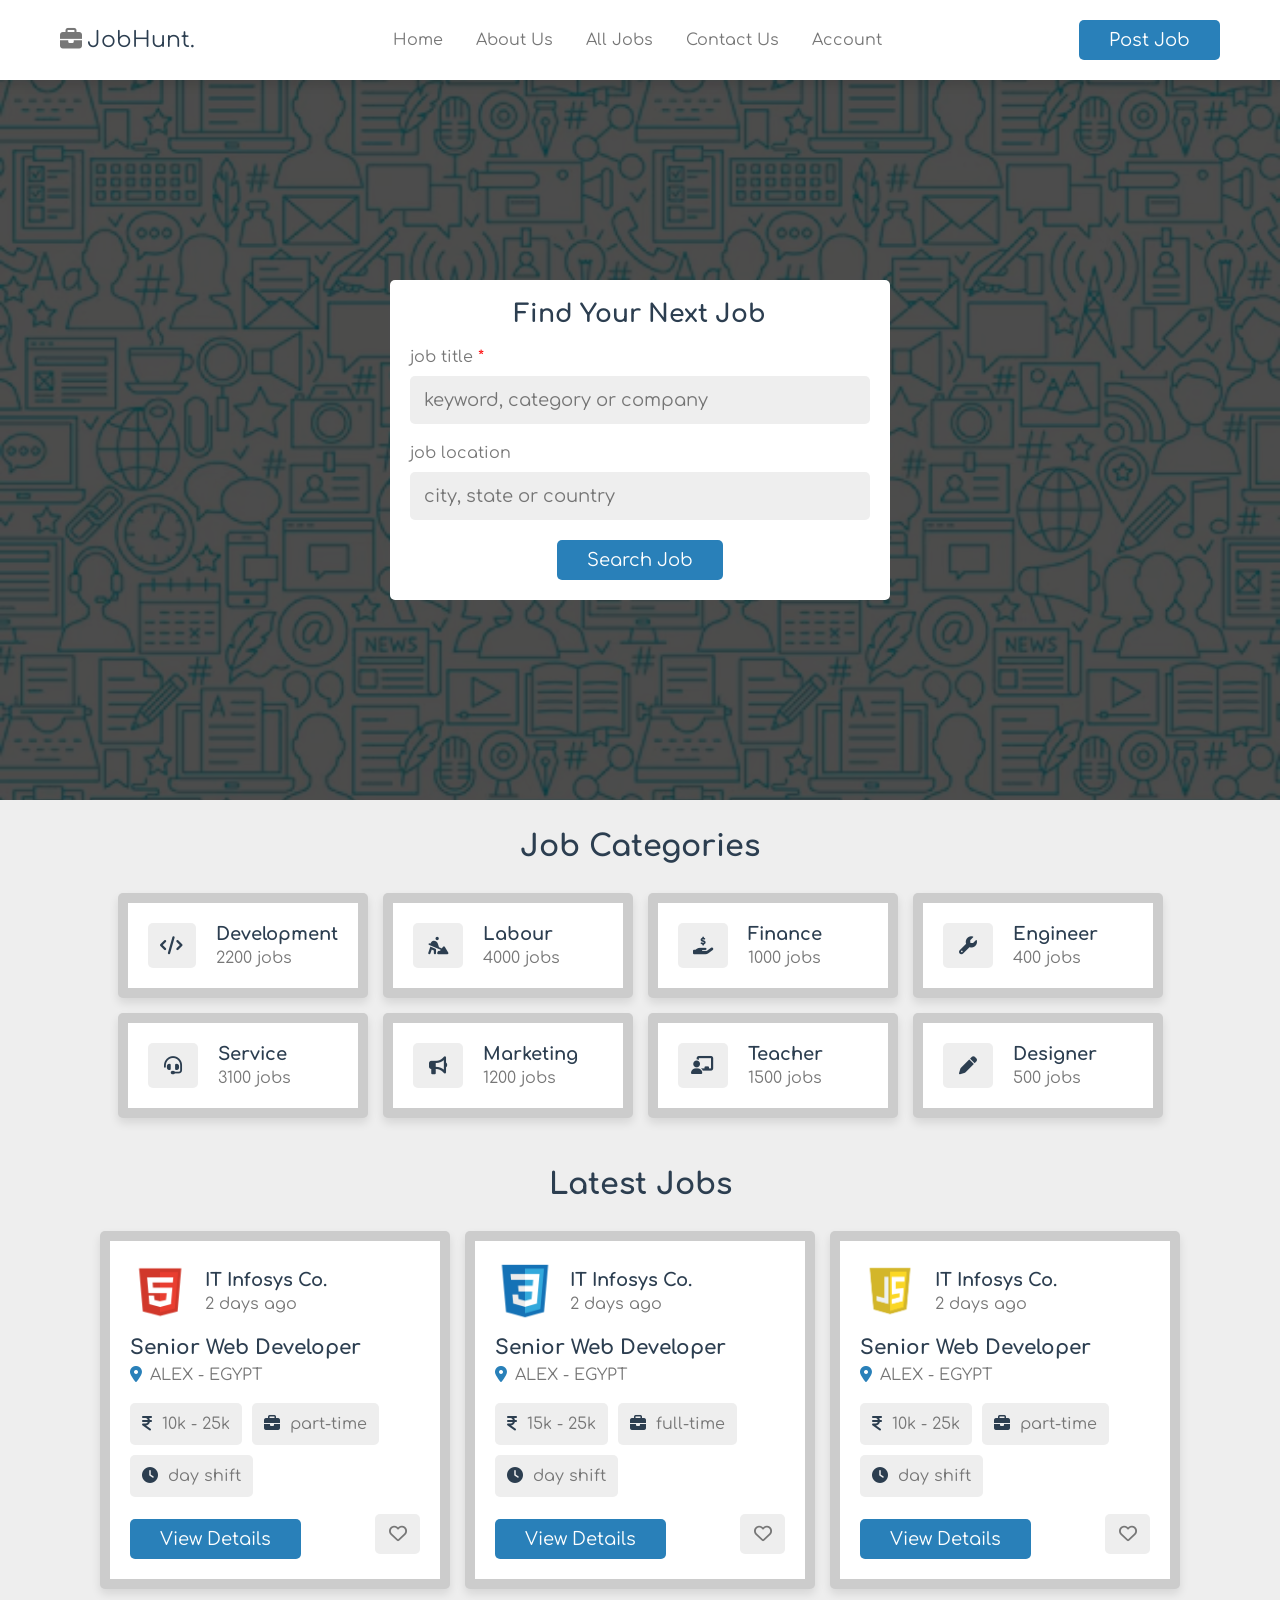
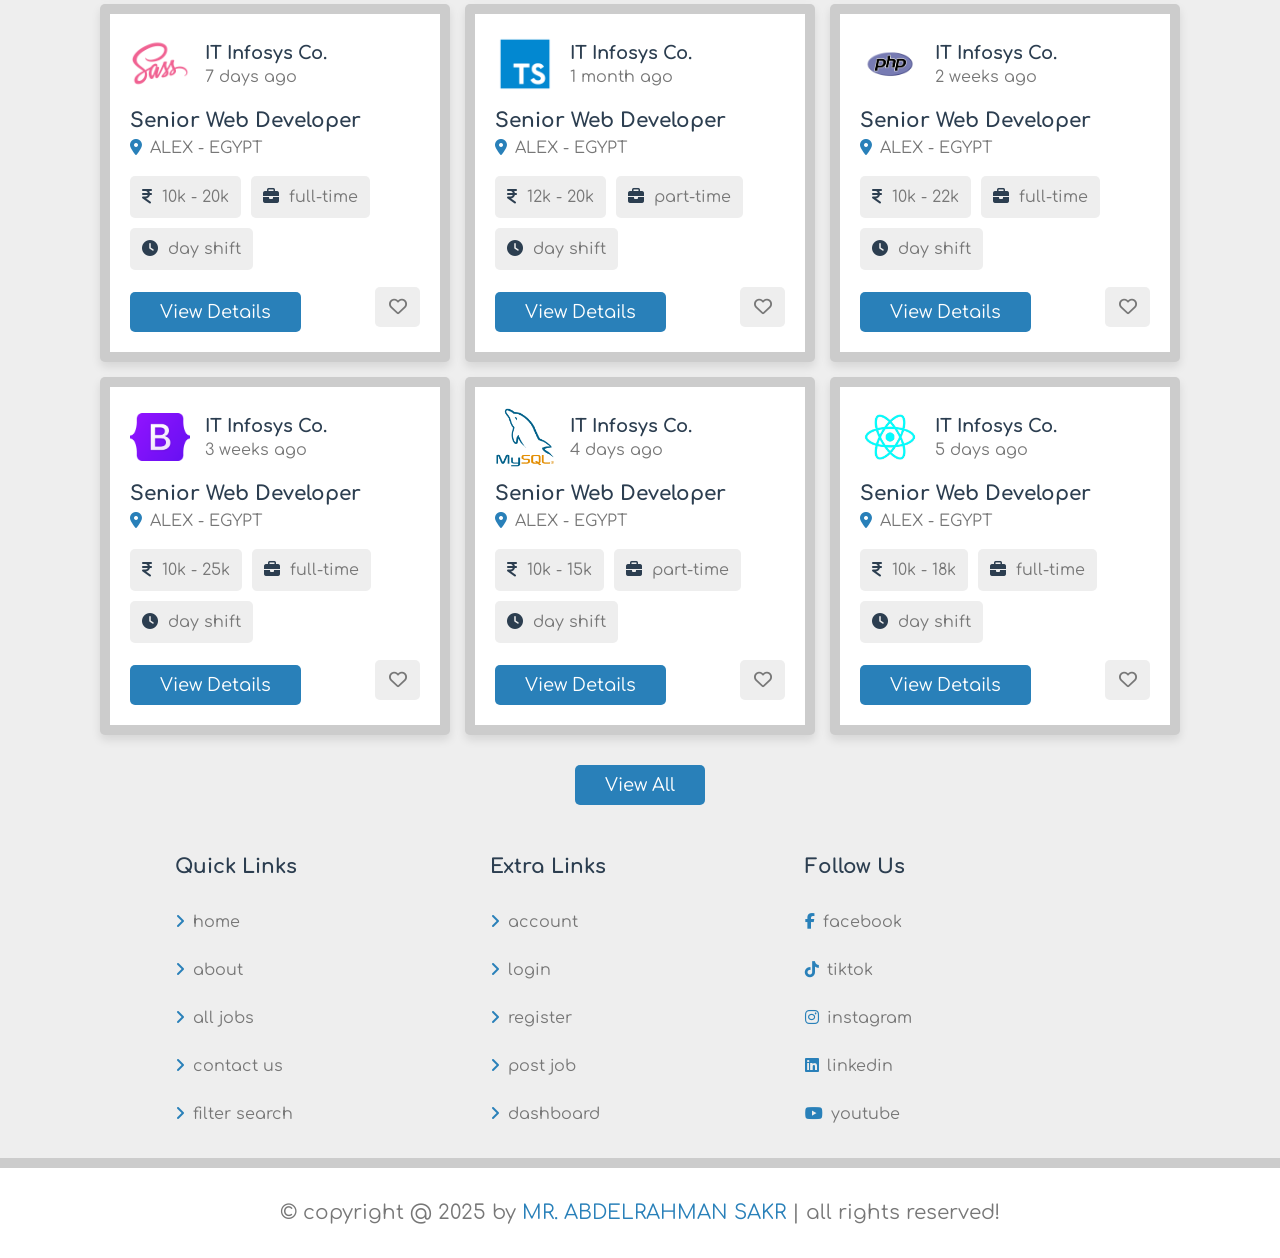
<file: index.html>
<!DOCTYPE html>
<html lang="en">
  <head>
    <meta charset="UTF-8" />
    <meta http-equiv="X-UA-Compatible" content="IE=edge" />
    <meta name="viewport" content="width=device-width, initial-scale=1.0" />
    <title>Home</title>
    <!-- CUSTOM CSS FILE LINK -->
    <link rel="stylesheet" href="style.css" />
    <link
      rel="stylesheet"
      href="https://cdnjs.cloudflare.com/ajax/libs/font-awesome/6.4.0/css/all.min.css"
    />
  </head>
  <body>
    <!-- HEADER SECTION START -->
    <header class="header">
      <section class="flex">
        <div id="menu-btn" class="fas fa-bars-staggered"></div>
        <a href="index.html" class="logo"
          ><i class="fas fa-briefcase"></i>JobHunt.</a
        >
        <nav class="navbar">
          <a href="index.html">home</a>
          <a href="about.html">about us</a>
          <a href="jobs.html">all jobs</a>
          <a href="contact.html">contact us</a>
          <a href="login.html">account</a>
        </nav>
        <a href="#" class="btn" style="margin-top: 0">post job</a>
      </section>
    </header>
    <!-- HEADER SECTION END -->

    <!-- HOME SECTION START -->
    <div class="home-container">
      <section class="home">
        <form action="" method="post">
          <h3>find your next job</h3>
          <p>job title <span>*</span></p>
          <input
            type="text"
            name="title"
            placeholder="keyword, category or company"
            required
            maxlength="20"
            class="input"
          />
          <p>job location</p>
          <input
            type="text"
            name="location"
            placeholder="city, state or country"
            required
            maxlength="50"
            class="input"
          />
          <input type="submit" value="search job" name="search" class="btn" />
        </form>
      </section>
    </div>
    <!-- HOME SECTION END  -->

    <!-- CATEGORY SECTION START -->
    <section class="category">
      <h1 class="heading">job categories</h1>
      <div class="box-container">
        <a href="#" class="box">
          <i class="fas fa-code"></i>
          <div>
            <h3>development</h3>
            <span>2200 jobs</span>
          </div>
        </a>

        <a href="#" class="box">
          <i class="fas fa-person-digging"></i>
          <div>
            <h3>labour</h3>
            <span>4000 jobs</span>
          </div>
        </a>

        <a href="#" class="box">
          <i class="fas fa-hand-holding-dollar"></i>
          <div>
            <h3>finance</h3>
            <span>1000 jobs</span>
          </div>
        </a>

        <a href="#" class="box">
          <i class="fas fa-wrench"></i>
          <div>
            <h3>engineer</h3>
            <span>400 jobs</span>
          </div>
        </a>

        <a href="#" class="box">
          <i class="fas fa-headset"></i>
          <div>
            <h3>service</h3>
            <span>3100 jobs</span>
          </div>
        </a>

        <a href="#" class="box">
          <i class="fas fa-bullhorn"></i>
          <div>
            <h3>marketing</h3>
            <span>1200 jobs</span>
          </div>
        </a>

        <a href="#" class="box">
          <i class="fas fa-chalkboard-user"></i>
          <div>
            <h3>teacher</h3>
            <span>1500 jobs</span>
          </div>
        </a>

        <a href="#" class="box">
          <i class="fas fa-pen"></i>
          <div>
            <h3>designer</h3>
            <span>500 jobs</span>
          </div>
        </a>
      </div>
    </section>
    <!-- CATEGORY SECTION END -->

    <!-- JOB SECTION START -->
    <section class="jobs-container">
      <h1 class="heading">latest jobs</h1>
      <div class="box-container">
        <div class="box">
          <div class="company">
            <img src="images/icon-1.png" />
            <div>
              <h3>IT infosys co.</h3>
              <span>2 days ago</span>
            </div>
          </div>
          <h3 class="job-title">senior web developer</h3>
          <p class="location">
            <i class="fas fa-map-marker-alt"></i> <span>ALEX - EGYPT</span>
          </p>
          <div class="tags">
            <p>
              <i class="fas fa-indian-rupee-sign"></i> <span>10k - 25k</span>
            </p>
            <p><i class="fas fa-briefcase"></i> <span>part-time</span></p>
            <p><i class="fas fa-clock"></i> <span>day shift</span></p>
          </div>
          <div class="flex-btn">
            <a href="view-job.html" class="btn">view details</a>
            <button type="submit" class="far fa-heart" name="save"></button>
          </div>
        </div>

        <div class="box">
          <div class="company">
            <img src="images/icon-2.png" />
            <div>
              <h3>IT infosys co.</h3>
              <span>2 days ago</span>
            </div>
          </div>
          <h3 class="job-title">senior web developer</h3>
          <p class="location">
            <i class="fas fa-map-marker-alt"></i> <span>ALEX - EGYPT</span>
          </p>
          <div class="tags">
            <p>
              <i class="fas fa-indian-rupee-sign"></i> <span>15k - 25k</span>
            </p>
            <p><i class="fas fa-briefcase"></i> <span>full-time</span></p>
            <p><i class="fas fa-clock"></i> <span>day shift</span></p>
          </div>
          <div class="flex-btn">
            <a href="view-job.html" class="btn">view details</a>
            <button type="submit" class="far fa-heart" name="save"></button>
          </div>
        </div>

        <div class="box">
          <div class="company">
            <img src="images/icon-3.png" />
            <div>
              <h3>IT infosys co.</h3>
              <span>2 days ago</span>
            </div>
          </div>
          <h3 class="job-title">senior web developer</h3>
          <p class="location">
            <i class="fas fa-map-marker-alt"></i> <span>ALEX - EGYPT</span>
          </p>
          <div class="tags">
            <p>
              <i class="fas fa-indian-rupee-sign"></i> <span>10k - 25k</span>
            </p>
            <p><i class="fas fa-briefcase"></i> <span>part-time</span></p>
            <p><i class="fas fa-clock"></i> <span>day shift</span></p>
          </div>
          <div class="flex-btn">
            <a href="view-job.html" class="btn">view details</a>
            <button type="submit" class="far fa-heart" name="save"></button>
          </div>
        </div>

        <div class="box">
          <div class="company">
            <img src="images/icon-4.png" />
            <div>
              <h3>IT infosys co.</h3>
              <span>7 days ago</span>
            </div>
          </div>
          <h3 class="job-title">senior web developer</h3>
          <p class="location">
            <i class="fas fa-map-marker-alt"></i> <span>ALEX - EGYPT</span>
          </p>
          <div class="tags">
            <p>
              <i class="fas fa-indian-rupee-sign"></i> <span>10k - 20k</span>
            </p>
            <p><i class="fas fa-briefcase"></i> <span>full-time</span></p>
            <p><i class="fas fa-clock"></i> <span>day shift</span></p>
          </div>
          <div class="flex-btn">
            <a href="view-job.html" class="btn">view details</a>
            <button type="submit" class="far fa-heart" name="save"></button>
          </div>
        </div>

        <div class="box">
          <div class="company">
            <img src="images/icon-5.png" />
            <div>
              <h3>IT infosys co.</h3>
              <span>1 month ago</span>
            </div>
          </div>
          <h3 class="job-title">senior web developer</h3>
          <p class="location">
            <i class="fas fa-map-marker-alt"></i> <span>ALEX - EGYPT</span>
          </p>
          <div class="tags">
            <p>
              <i class="fas fa-indian-rupee-sign"></i> <span>12k - 20k</span>
            </p>
            <p><i class="fas fa-briefcase"></i> <span>part-time</span></p>
            <p><i class="fas fa-clock"></i> <span>day shift</span></p>
          </div>
          <div class="flex-btn">
            <a href="view-job.html" class="btn">view details</a>
            <button type="submit" class="far fa-heart" name="save"></button>
          </div>
        </div>

        <div class="box">
          <div class="company">
            <img src="images/icon-6.png" />
            <div>
              <h3>IT infosys co.</h3>
              <span>2 weeks ago</span>
            </div>
          </div>
          <h3 class="job-title">senior web developer</h3>
          <p class="location">
            <i class="fas fa-map-marker-alt"></i> <span>ALEX - EGYPT</span>
          </p>
          <div class="tags">
            <p>
              <i class="fas fa-indian-rupee-sign"></i> <span>10k - 22k</span>
            </p>
            <p><i class="fas fa-briefcase"></i> <span>full-time</span></p>
            <p><i class="fas fa-clock"></i> <span>day shift</span></p>
          </div>
          <div class="flex-btn">
            <a href="view-job.html" class="btn">view details</a>
            <button type="submit" class="far fa-heart" name="save"></button>
          </div>
        </div>

        <div class="box">
          <div class="company">
            <img src="images/icon-7.png" />
            <div>
              <h3>IT infosys co.</h3>
              <span>3 weeks ago</span>
            </div>
          </div>
          <h3 class="job-title">senior web developer</h3>
          <p class="location">
            <i class="fas fa-map-marker-alt"></i> <span>ALEX - EGYPT</span>
          </p>
          <div class="tags">
            <p>
              <i class="fas fa-indian-rupee-sign"></i> <span>10k - 25k</span>
            </p>
            <p><i class="fas fa-briefcase"></i> <span>full-time</span></p>
            <p><i class="fas fa-clock"></i> <span>day shift</span></p>
          </div>
          <div class="flex-btn">
            <a href="view-job.html" class="btn">view details</a>
            <button type="submit" class="far fa-heart" name="save"></button>
          </div>
        </div>

        <div class="box">
          <div class="company">
            <img src="images/icon-8.png" />
            <div>
              <h3>IT infosys co.</h3>
              <span>4 days ago</span>
            </div>
          </div>
          <h3 class="job-title">senior web developer</h3>
          <p class="location">
            <i class="fas fa-map-marker-alt"></i> <span>ALEX - EGYPT</span>
          </p>
          <div class="tags">
            <p>
              <i class="fas fa-indian-rupee-sign"></i> <span>10k - 15k</span>
            </p>
            <p><i class="fas fa-briefcase"></i> <span>part-time</span></p>
            <p><i class="fas fa-clock"></i> <span>day shift</span></p>
          </div>
          <div class="flex-btn">
            <a href="view-job.html" class="btn">view details</a>
            <button type="submit" class="far fa-heart" name="save"></button>
          </div>
        </div>

        <div class="box">
          <div class="company">
            <img src="images/icon-9.jpg" />
            <div>
              <h3>IT infosys co.</h3>
              <span>5 days ago</span>
            </div>
          </div>
          <h3 class="job-title">senior web developer</h3>
          <p class="location">
            <i class="fas fa-map-marker-alt"></i> <span>ALEX - EGYPT</span>
          </p>
          <div class="tags">
            <p>
              <i class="fas fa-indian-rupee-sign"></i> <span>10k - 18k</span>
            </p>
            <p><i class="fas fa-briefcase"></i> <span>full-time</span></p>
            <p><i class="fas fa-clock"></i> <span>day shift</span></p>
          </div>
          <div class="flex-btn">
            <a href="view-job.html" class="btn">view details</a>
            <button type="submit" class="far fa-heart" name="save"></button>
          </div>
        </div>
      </div>
      <div style="text-align: center; margin-top: 2rem">
        <a href="jobs.html" class="btn">view all</a>
      </div>
    </section>
    <!-- JOB SECTION END -->

    <!-- FOOTER SECTION START -->
    <footer class="footer">
      <section class="grid">
        <div class="box">
          <h3>quick links</h3>
          <a href="index.html"><i class="fas fa-angle-right"></i>home</a>
          <a href="about.html"><i class="fas fa-angle-right"></i>about</a>
          <a href="jobs.html"><i class="fas fa-angle-right"></i>all jobs</a>
          <a href="contact.html"
            ><i class="fas fa-angle-right"></i>contact us</a
          >
          <a href="#"><i class="fas fa-angle-right"></i>filter search</a>
        </div>

        <div class="box">
          <h3>extra links</h3>
          <a href="#"><i class="fas fa-angle-right"></i>account</a>
          <a href="login.html"><i class="fas fa-angle-right"></i>login</a>
          <a href="register.html"><i class="fas fa-angle-right"></i>register</a>
          <a href="#"><i class="fas fa-angle-right"></i>post job</a>
          <a href="#"><i class="fas fa-angle-right"></i>dashboard</a>
        </div>

        <div class="box">
          <h3>follow us</h3>
          <a href="https://www.facebook.com/abdelrahman.sakr.276667"><i class="fab fa-facebook-f"></i>facebook</a>
          <a href="https://www.tiktok.com/@abdelrahmansakr404"><i class="fab fa-tiktok"></i>tiktok</a>
          <a href="https://www.instagram.com/sakr69500/"><i class="fab fa-instagram"></i>instagram</a>
          <a href="https://www.linkedin.com/in/abdelrahman-sakr-9340b4318/"><i class="fab fa-linkedin"></i>linkedin</a>
          <a href="https://www.youtube.com/@abdelrahmansakr-d4x"><i class="fab fa-youtube"></i>youtube</a>
        </div>
      </section>
      <div class="credit">
        &copy; copyright @ 2025 by <span>MR. ABDELRAHMAN SAKR </span> | all
        rights reserved!
      </div>
    </footer>
    <!-- FOOTER SECTION END -->

    <!-- CUSTOM JS FILE LINK -->
    <script src="script.js"></script>
  </body>
</html>
</file>
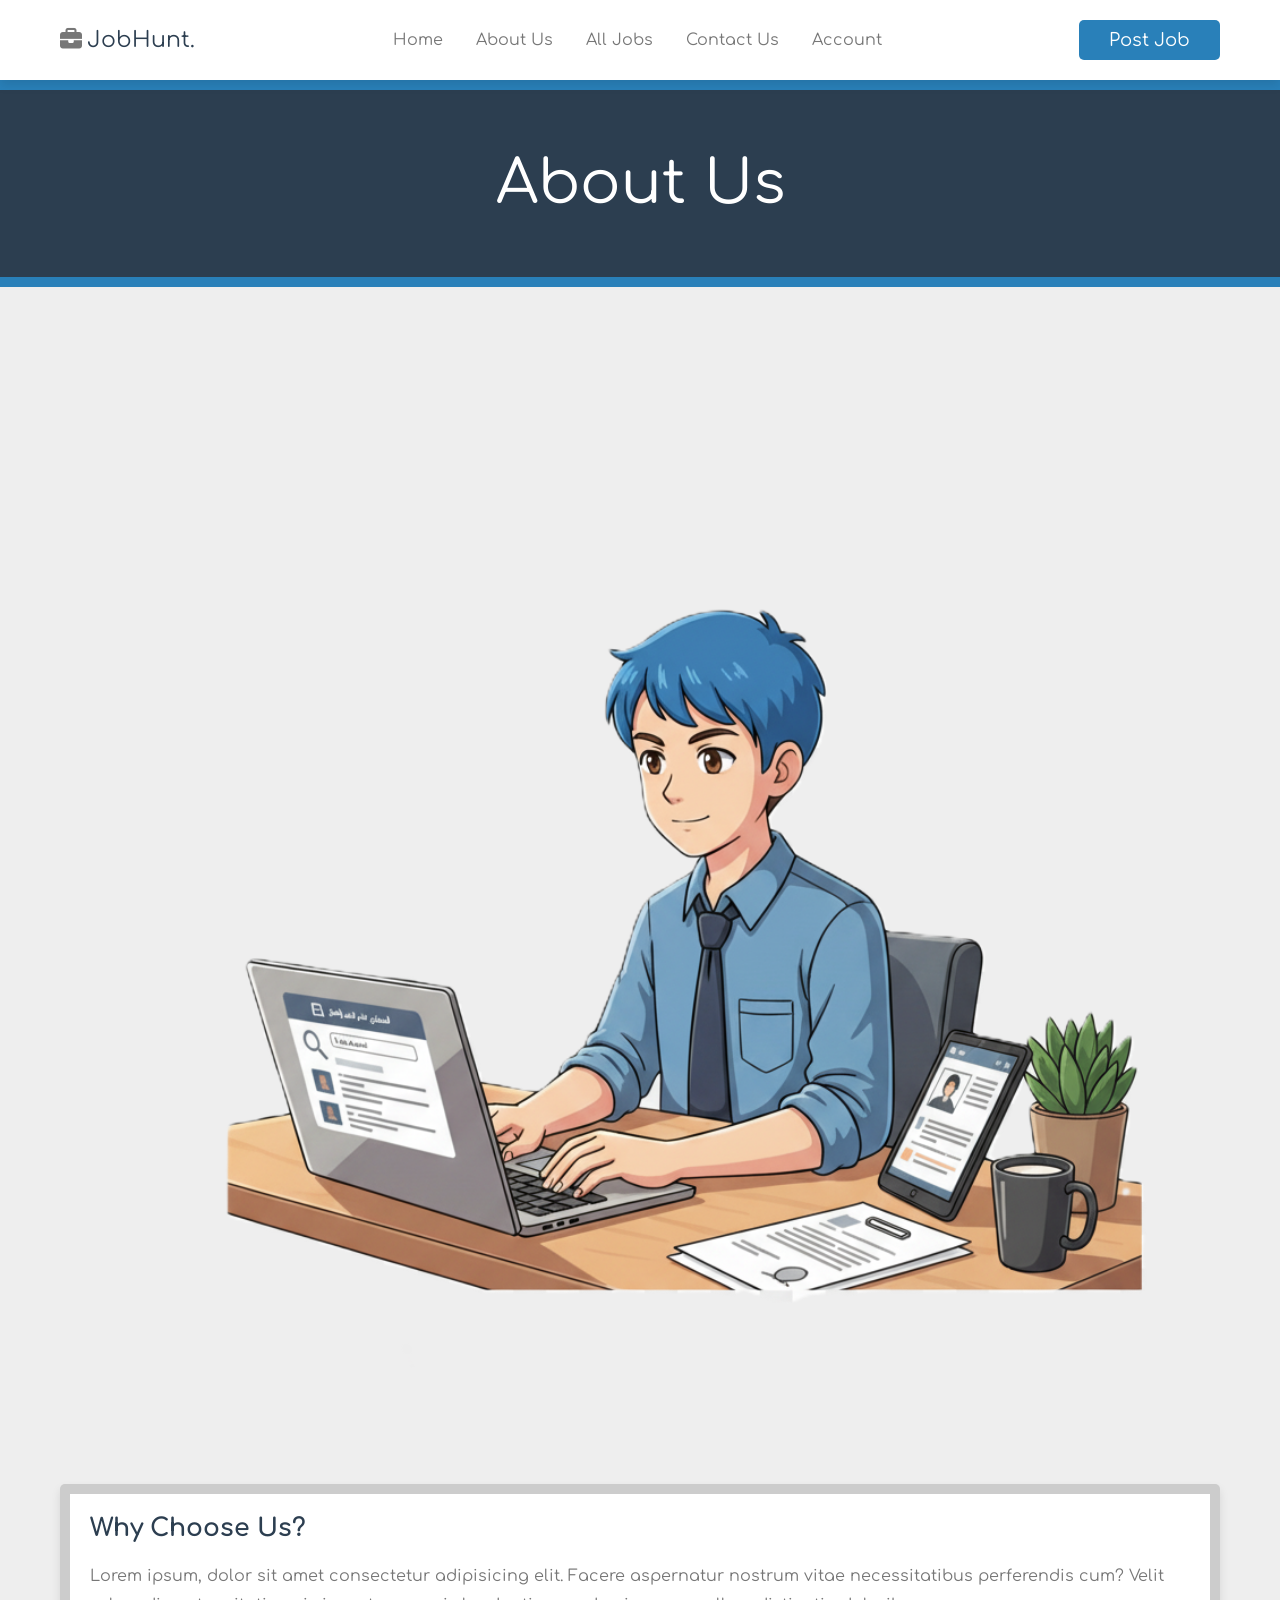
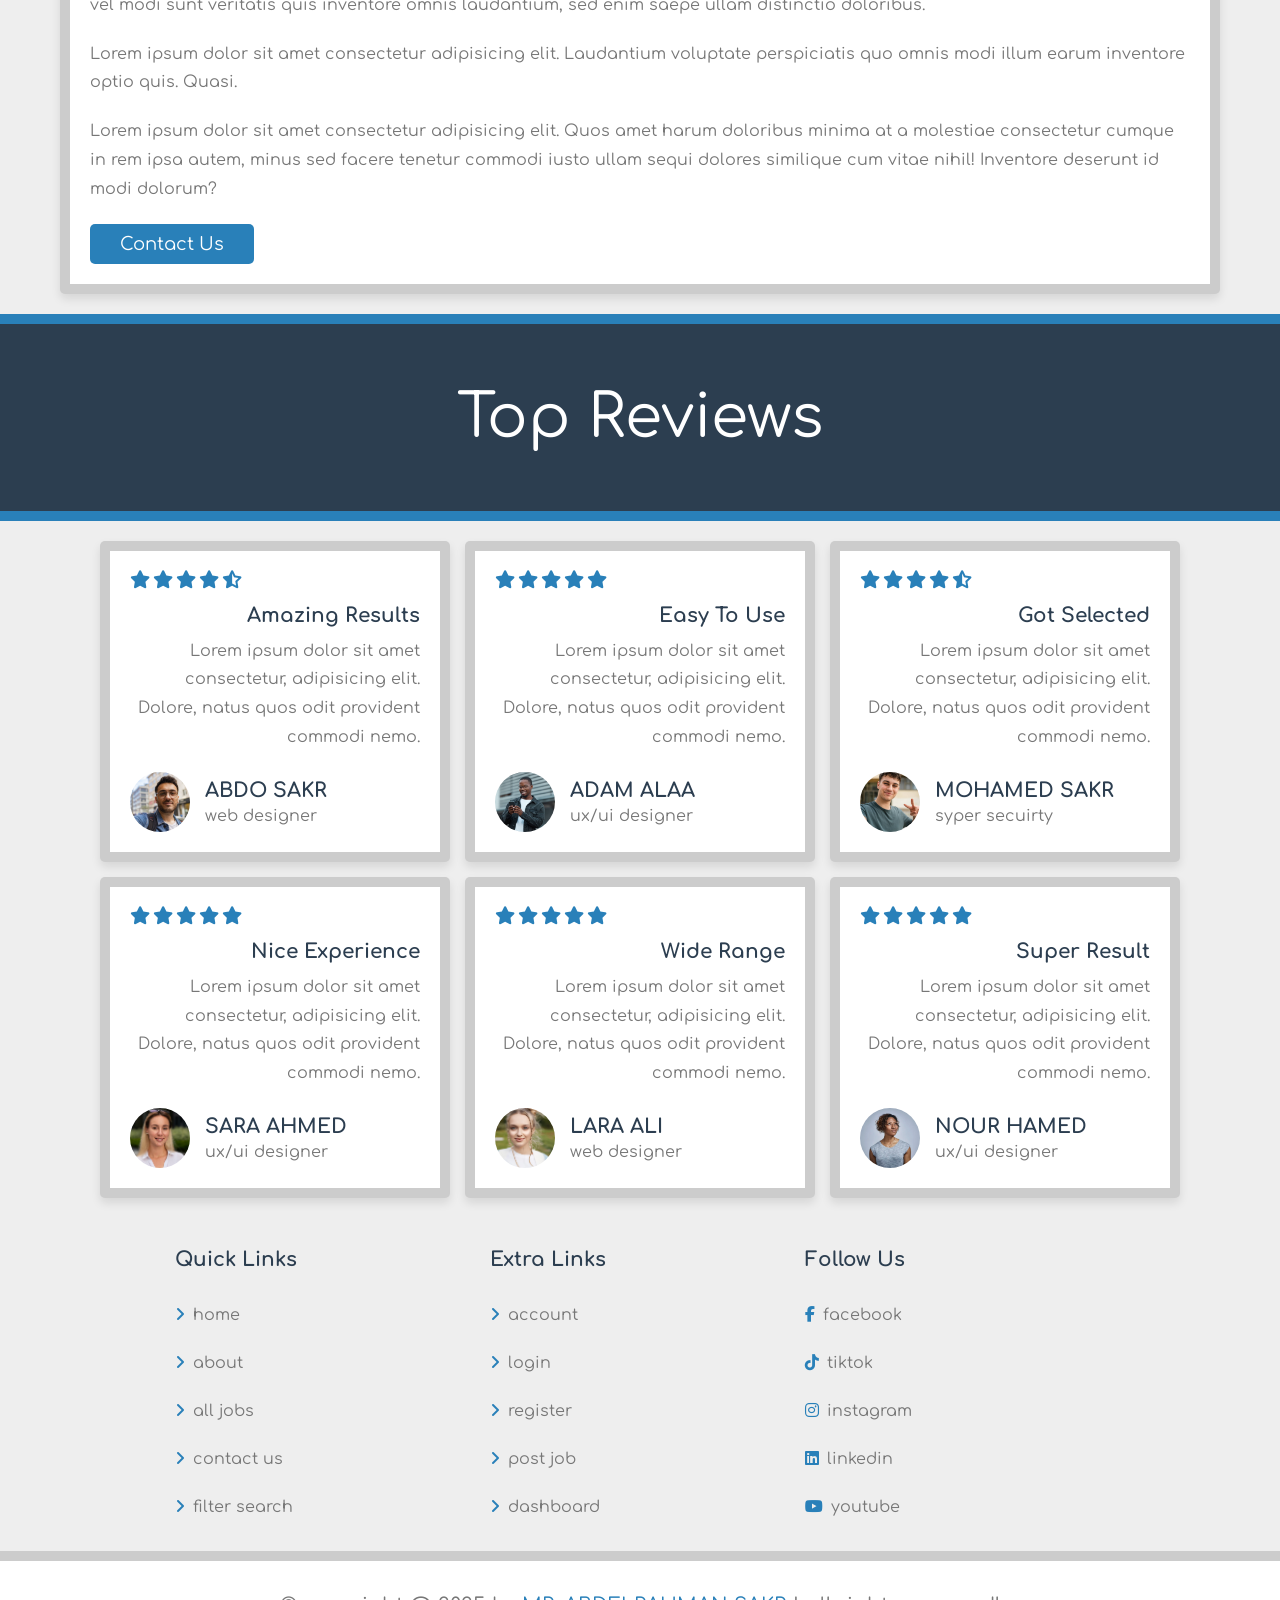
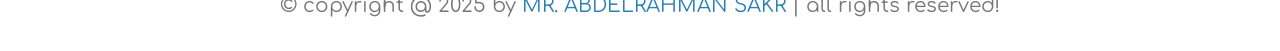
<file: about.html>
<!DOCTYPE html>
<html lang="en">
  <head>
    <meta charset="UTF-8" />
    <meta http-equiv="X-UA-Compatible" content="IE=edge" />
    <meta name="viewport" content="width=device-width, initial-scale=1.0" />
    <title>About</title>
    <!-- CUSTOM CSS FILE LINK -->
    <link rel="stylesheet" href="style.css" />
    <link
      rel="stylesheet"
      href="https://cdnjs.cloudflare.com/ajax/libs/font-awesome/6.4.0/css/all.min.css"
    />
  </head>
  <body>
    <!-- HEADER SECTION START -->
    <header class="header">
      <section class="flex">
        <div id="menu-btn" class="fas fa-bars-staggered"></div>
        <a href="index.html" class="logo"
          ><i class="fas fa-briefcase"></i>JobHunt.</a
        >
        <nav class="navbar">
          <a href="index.html">home</a>
          <a href="about.html">about us</a>
          <a href="jobs.html">all jobs</a>
          <a href="contact.html">contact us</a>
          <a href="login.html">account</a>
        </nav>
        <a href="#" class="btn" style="margin-top: 0">post job</a>
      </section>
    </header>
    <!-- HEADER SECTION END -->

    <!-- ABOUT US SECTION START -->
    <div class="section-title">about us</div>
    <section class="about">
      <img src="images/about.png" />
      <div class="box">
        <h3>why choose us?</h3>
        <p>
          Lorem ipsum, dolor sit amet consectetur adipisicing elit. Facere
          aspernatur nostrum vitae necessitatibus perferendis cum? Velit vel
          modi sunt veritatis quis inventore omnis laudantium, sed enim saepe
          ullam distinctio doloribus.
        </p>
        <p>
          Lorem ipsum dolor sit amet consectetur adipisicing elit. Laudantium
          voluptate perspiciatis quo omnis modi illum earum inventore optio
          quis. Quasi.
        </p>
        <p>
          Lorem ipsum dolor sit amet consectetur adipisicing elit. Quos amet
          harum doloribus minima at a molestiae consectetur cumque in rem ipsa
          autem, minus sed facere tenetur commodi iusto ullam sequi dolores
          similique cum vitae nihil! Inventore deserunt id modi dolorum?
        </p>
        <a href="contact.html" class="btn">contact us</a>
      </div>
    </section>
    <!-- ABOUT US SECTION END -->

    <!-- REVIEWS SECTION START -->
    <div class="section-title">top reviews</div>
    <section class="reviews">
      <div class="box-container">
        <div class="box">
          <div class="stars">
            <i class="fas fa-star"></i>
            <i class="fas fa-star"></i>
            <i class="fas fa-star"></i>
            <i class="fas fa-star"></i>
            <i class="fas fa-star-half-alt"></i>
          </div>
          <h3 class="title">amazing results</h3>
          <p>
            Lorem ipsum dolor sit amet consectetur, adipisicing elit. Dolore,
            natus quos odit provident commodi nemo.
          </p>
          <div class="user">
            <img src="images/man-2.jpg" />
            <div>
              <h3>ABDO SAKR</h3>
              <span>web designer</span>
            </div>
          </div>
        </div>

        <div class="box">
          <div class="stars">
            <i class="fas fa-star"></i>
            <i class="fas fa-star"></i>
            <i class="fas fa-star"></i>
            <i class="fas fa-star"></i>
            <i class="fas fa-star"></i>
          </div>
          <h3 class="title">easy to use</h3>
          <p>
            Lorem ipsum dolor sit amet consectetur, adipisicing elit. Dolore,
            natus quos odit provident commodi nemo.
          </p>
          <div class="user">
            <img src="images/man-1.jpg" />
            <div>
              <h3>ADAM ALAA</h3>
              <span>ux/ui designer</span>
            </div>
          </div>
        </div>

        <div class="box">
          <div class="stars">
            <i class="fas fa-star"></i>
            <i class="fas fa-star"></i>
            <i class="fas fa-star"></i>
            <i class="fas fa-star"></i>
            <i class="fas fa-star-half-alt"></i>
          </div>
          <h3 class="title">got selected</h3>
          <p>
            Lorem ipsum dolor sit amet consectetur, adipisicing elit. Dolore,
            natus quos odit provident commodi nemo.
          </p>
          <div class="user">
            <img src="images/man-3.jpg" />
            <div>
              <h3>MOHAMED SAKR</h3>
              <span>syper secuirty</span>
            </div>
          </div>
        </div>

        <div class="box">
          <div class="stars">
            <i class="fas fa-star"></i>
            <i class="fas fa-star"></i>
            <i class="fas fa-star"></i>
            <i class="fas fa-star"></i>
            <i class="fas fa-star"></i>
          </div>
          <h3 class="title">nice experience</h3>
          <p>
            Lorem ipsum dolor sit amet consectetur, adipisicing elit. Dolore,
            natus quos odit provident commodi nemo.
          </p>
          <div class="user">
            <img src="images/woman-1.jpg" />
            <div>
              <h3>SARA AHMED</h3>
              <span>ux/ui designer</span>
            </div>
          </div>
        </div>

        <div class="box">
          <div class="stars">
            <i class="fas fa-star"></i>
            <i class="fas fa-star"></i>
            <i class="fas fa-star"></i>
            <i class="fas fa-star"></i>
            <i class="fas fa-star"></i>
          </div>
          <h3 class="title">wide range</h3>
          <p>
            Lorem ipsum dolor sit amet consectetur, adipisicing elit. Dolore,
            natus quos odit provident commodi nemo.
          </p>
          <div class="user">
            <img src="images/woman-2.jpg" />
            <div>
              <h3>LARA ALI</h3>
              <span>web designer</span>
            </div>
          </div>
        </div>

        <div class="box">
          <div class="stars">
            <i class="fas fa-star"></i>
            <i class="fas fa-star"></i>
            <i class="fas fa-star"></i>
            <i class="fas fa-star"></i>
            <i class="fas fa-star"></i>
          </div>
          <h3 class="title">super result</h3>
          <p>
            Lorem ipsum dolor sit amet consectetur, adipisicing elit. Dolore,
            natus quos odit provident commodi nemo.
          </p>
          <div class="user">
            <img src="images/woman-3.webp" />
            <div>
              <h3>NOUR HAMED</h3>
              <span>ux/ui designer</span>
            </div>
          </div>
        </div>
      </div>
    </section>
    <!-- REVIEWS SECTION END -->

    <!-- FOOTER SECTION START -->
    <footer class="footer">
      <section class="grid">
        <div class="box">
          <h3>quick links</h3>
          <a href="index.html"><i class="fas fa-angle-right"></i>home</a>
          <a href="about.html"><i class="fas fa-angle-right"></i>about</a>
          <a href="jobs.html"><i class="fas fa-angle-right"></i>all jobs</a>
          <a href="contact.html"
            ><i class="fas fa-angle-right"></i>contact us</a
          >
          <a href="#"><i class="fas fa-angle-right"></i>filter search</a>
        </div>

        <div class="box">
          <h3>extra links</h3>
          <a href="#"><i class="fas fa-angle-right"></i>account</a>
          <a href="login.html"><i class="fas fa-angle-right"></i>login</a>
          <a href="register.html"><i class="fas fa-angle-right"></i>register</a>
          <a href="#"><i class="fas fa-angle-right"></i>post job</a>
          <a href="#"><i class="fas fa-angle-right"></i>dashboard</a>
        </div>

        <div class="box">
          <h3>follow us</h3>
          <a href="https://www.facebook.com/abdelrahman.sakr.276667"><i class="fab fa-facebook-f"></i>facebook</a>
          <a href="https://www.tiktok.com/@abdelrahmansakr404"><i class="fab fa-tiktok"></i>tiktok</a>
          <a href="https://www.instagram.com/sakr69500/"><i class="fab fa-instagram"></i>instagram</a>
          <a href="https://www.linkedin.com/in/abdelrahman-sakr-9340b4318/"><i class="fab fa-linkedin"></i>linkedin</a>
          <a href="https://www.youtube.com/@abdelrahmansakr-d4x"><i class="fab fa-youtube"></i>youtube</a>
        </div>
      </section>
      <div class="credit">
        &copy; copyright @ 2025 by <span>MR. ABDELRAHMAN SAKR </span> | all
        rights reserved!
      </div>
    </footer>
    <!-- FOOTER SECTION END -->

    <!-- CUSTOM JS FILE LINK -->
    <script src="script.js"></script>
  </body>
</html>
</file>
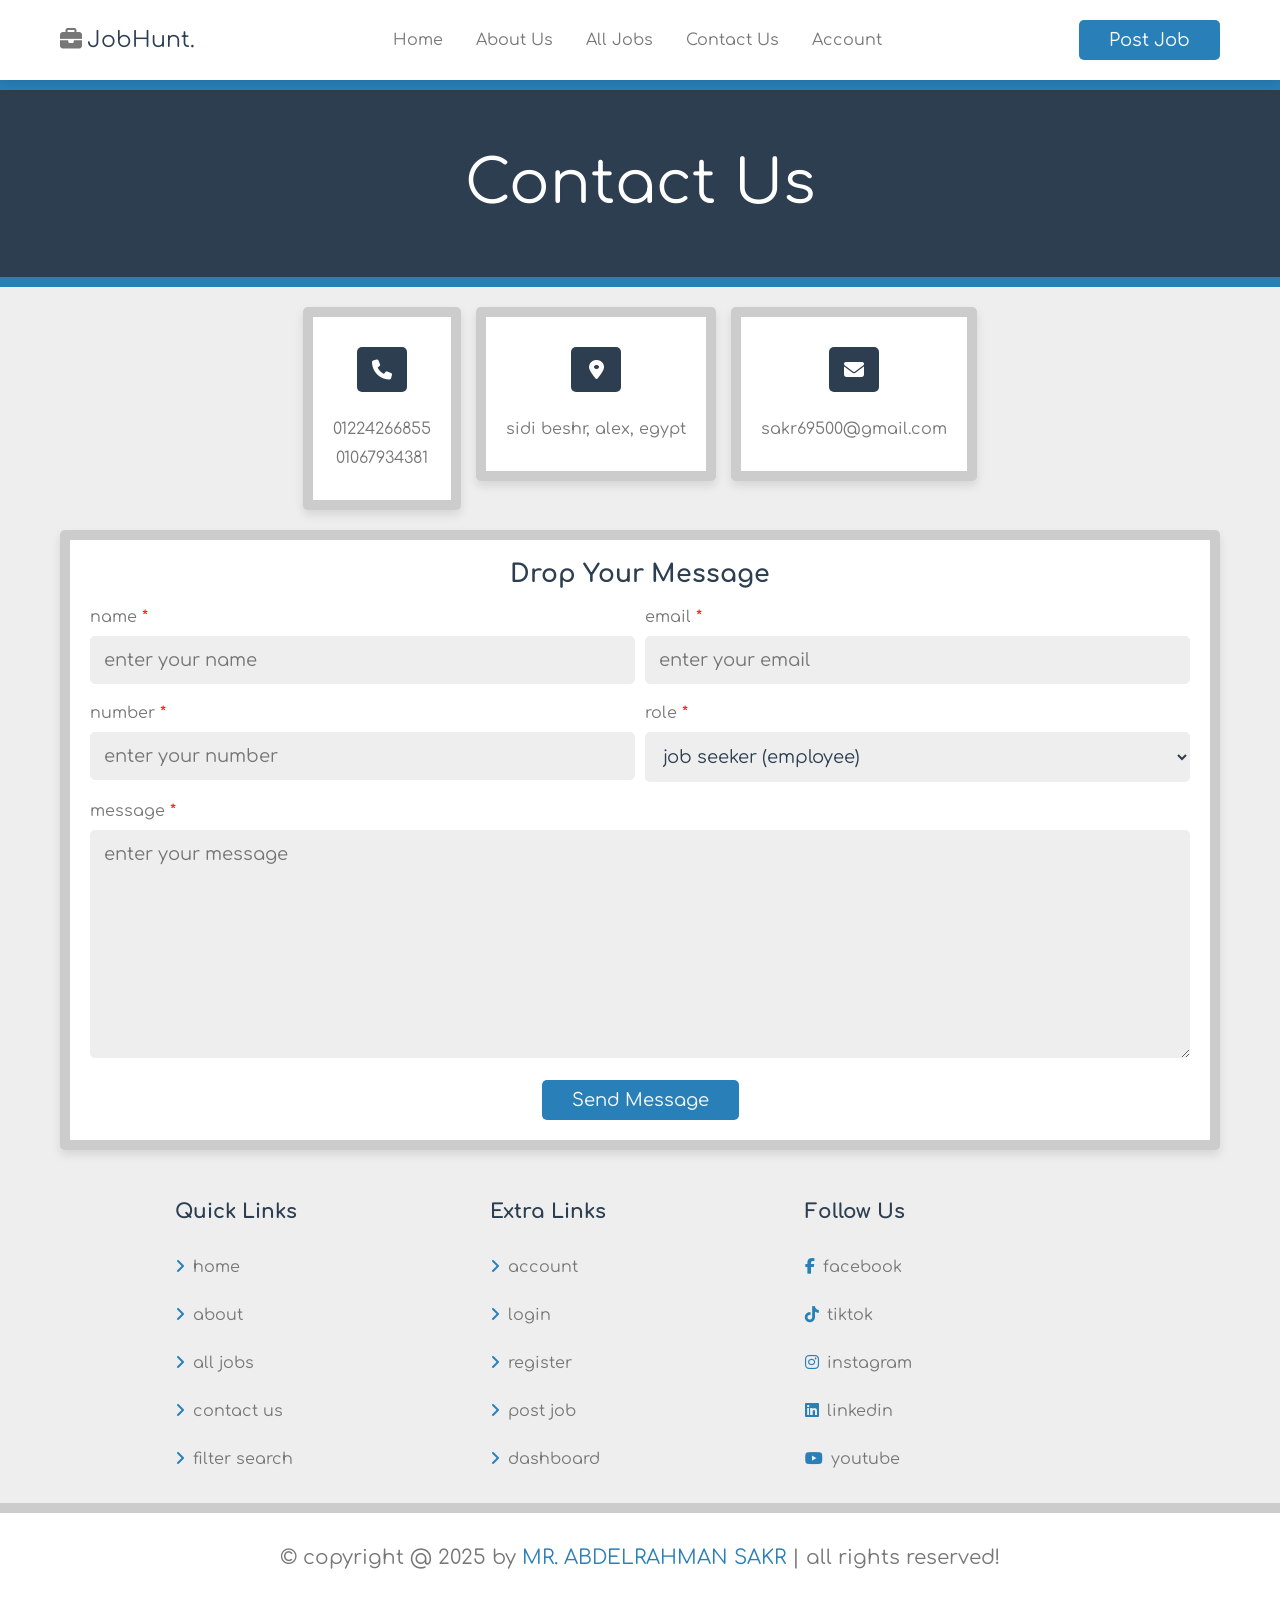
<file: contact.html>
<!DOCTYPE html>
<html lang="en">
  <head>
    <meta charset="UTF-8" />
    <meta http-equiv="X-UA-Compatible" content="IE=edge" />
    <meta name="viewport" content="width=device-width, initial-scale=1.0" />
    <title>Contact Us</title>
    <!-- CUSTOM CSS FILE LINK -->
    <link rel="stylesheet" href="style.css" />
    <link
      rel="stylesheet"
      href="https://cdnjs.cloudflare.com/ajax/libs/font-awesome/6.4.0/css/all.min.css"
    />
  </head>
  <body>
    <!-- HEADER SECTION START -->
    <header class="header">
      <section class="flex">
        <div id="menu-btn" class="fas fa-bars-staggered"></div>
        <a href="index.html" class="logo"
          ><i class="fas fa-briefcase"></i>JobHunt.</a
        >
        <nav class="navbar">
          <a href="index.html">home</a>
          <a href="about.html">about us</a>
          <a href="jobs.html">all jobs</a>
          <a href="contact.html">contact us</a>
          <a href="login.html">account</a>
        </nav>
        <a href="#" class="btn" style="margin-top: 0">post job</a>
      </section>
    </header>
    <!-- HEADER SECTION END -->

    <!-- CONTACT US SECTION START -->
    <div class="section-title">contact us</div>
    <section class="contact">
      <div class="box-container">
        <div class="box">
          <i class="fas fa-phone"></i>
          <a href="tel:12345678911">01224266855</a>
          <a href="tel:1112223334">01067934381</a>
        </div>

        <div class="box">
          <i class="fas fa-map-marker-alt"></i>
          <a href="#">sidi beshr, alex, egypt</a>
        </div>

        <div class="box">
          <i class="fas fa-envelope"></i>
          <a href="mailto:sasa@gmail.com">sakr69500@gmail.com</a>
        </div>
      </div>
      <form action="" method="post">
        <h3>drop your message</h3>
        <div class="flex">
          <div class="box">
            <p>name <span>*</span></p>
            <input
              type="text"
              class="input"
              name="name"
              required
              max-length="20"
              placeholder="enter your name"
            />
          </div>

          <div class="box">
            <p>email <span>*</span></p>
            <input
              type="email"
              class="input"
              name="email"
              required
              max-length="50"
              placeholder="enter your email"
            />
          </div>

          <div class="box">
            <p>number <span>*</span></p>
            <input
              type="number"
              name="number"
              required
              min="0"
              max="9999999999"
              maxlength="20"
              placeholder="enter your number"
              class="input"
            />
          </div>

          <div class="box">
            <p>role <span>*</span></p>
            <select name="role" required class="input">
              <option value="employee">job seeker (employee)</option>
              <option value="employeer">job provider (employeer)</option>
            </select>
          </div>
        </div>
        <p>message <span>*</span></p>
        <textarea
          name="message"
          required
          maxlength="1000"
          placeholder="enter your message"
          class="input"
          cols="30"
          rows="10"
        ></textarea>
        <input type="submit" value="send message" name="send" class="btn" />
      </form>
    </section>
    <!-- CONTACT US SECTION END -->

    <!-- FOOTER SECTION START -->
    <footer class="footer">
      <section class="grid">
        <div class="box">
          <h3>quick links</h3>
          <a href="index.html"><i class="fas fa-angle-right"></i>home</a>
          <a href="about.html"><i class="fas fa-angle-right"></i>about</a>
          <a href="jobs.html"><i class="fas fa-angle-right"></i>all jobs</a>
          <a href="contact.html"
            ><i class="fas fa-angle-right"></i>contact us</a
          >
          <a href="#"><i class="fas fa-angle-right"></i>filter search</a>
        </div>

        <div class="box">
          <h3>extra links</h3>
          <a href="#"><i class="fas fa-angle-right"></i>account</a>
          <a href="login.html"><i class="fas fa-angle-right"></i>login</a>
          <a href="register.html"><i class="fas fa-angle-right"></i>register</a>
          <a href="#"><i class="fas fa-angle-right"></i>post job</a>
          <a href="#"><i class="fas fa-angle-right"></i>dashboard</a>
        </div>

        <div class="box">
          <h3>follow us</h3>
          <a href="https://www.facebook.com/abdelrahman.sakr.276667"><i class="fab fa-facebook-f"></i>facebook</a>
          <a href="https://www.tiktok.com/@abdelrahmansakr404"><i class="fab fa-tiktok"></i>tiktok</a>
          <a href="https://www.instagram.com/sakr69500/"><i class="fab fa-instagram"></i>instagram</a>
          <a href="https://www.linkedin.com/in/abdelrahman-sakr-9340b4318/"><i class="fab fa-linkedin"></i>linkedin</a>
          <a href="https://www.youtube.com/@abdelrahmansakr-d4x"><i class="fab fa-youtube"></i>youtube</a>
      </section>
      <div class="credit">
        &copy; copyright @ 2025 by <span>MR. ABDELRAHMAN SAKR </span> | all
        rights reserved!
      </div>
    </footer>
    <!-- FOOTER SECTION END -->

    <!-- CUSTOM JS FILE LINK -->
    <script src="script.js"></script>
  </body>
</html>
</file>
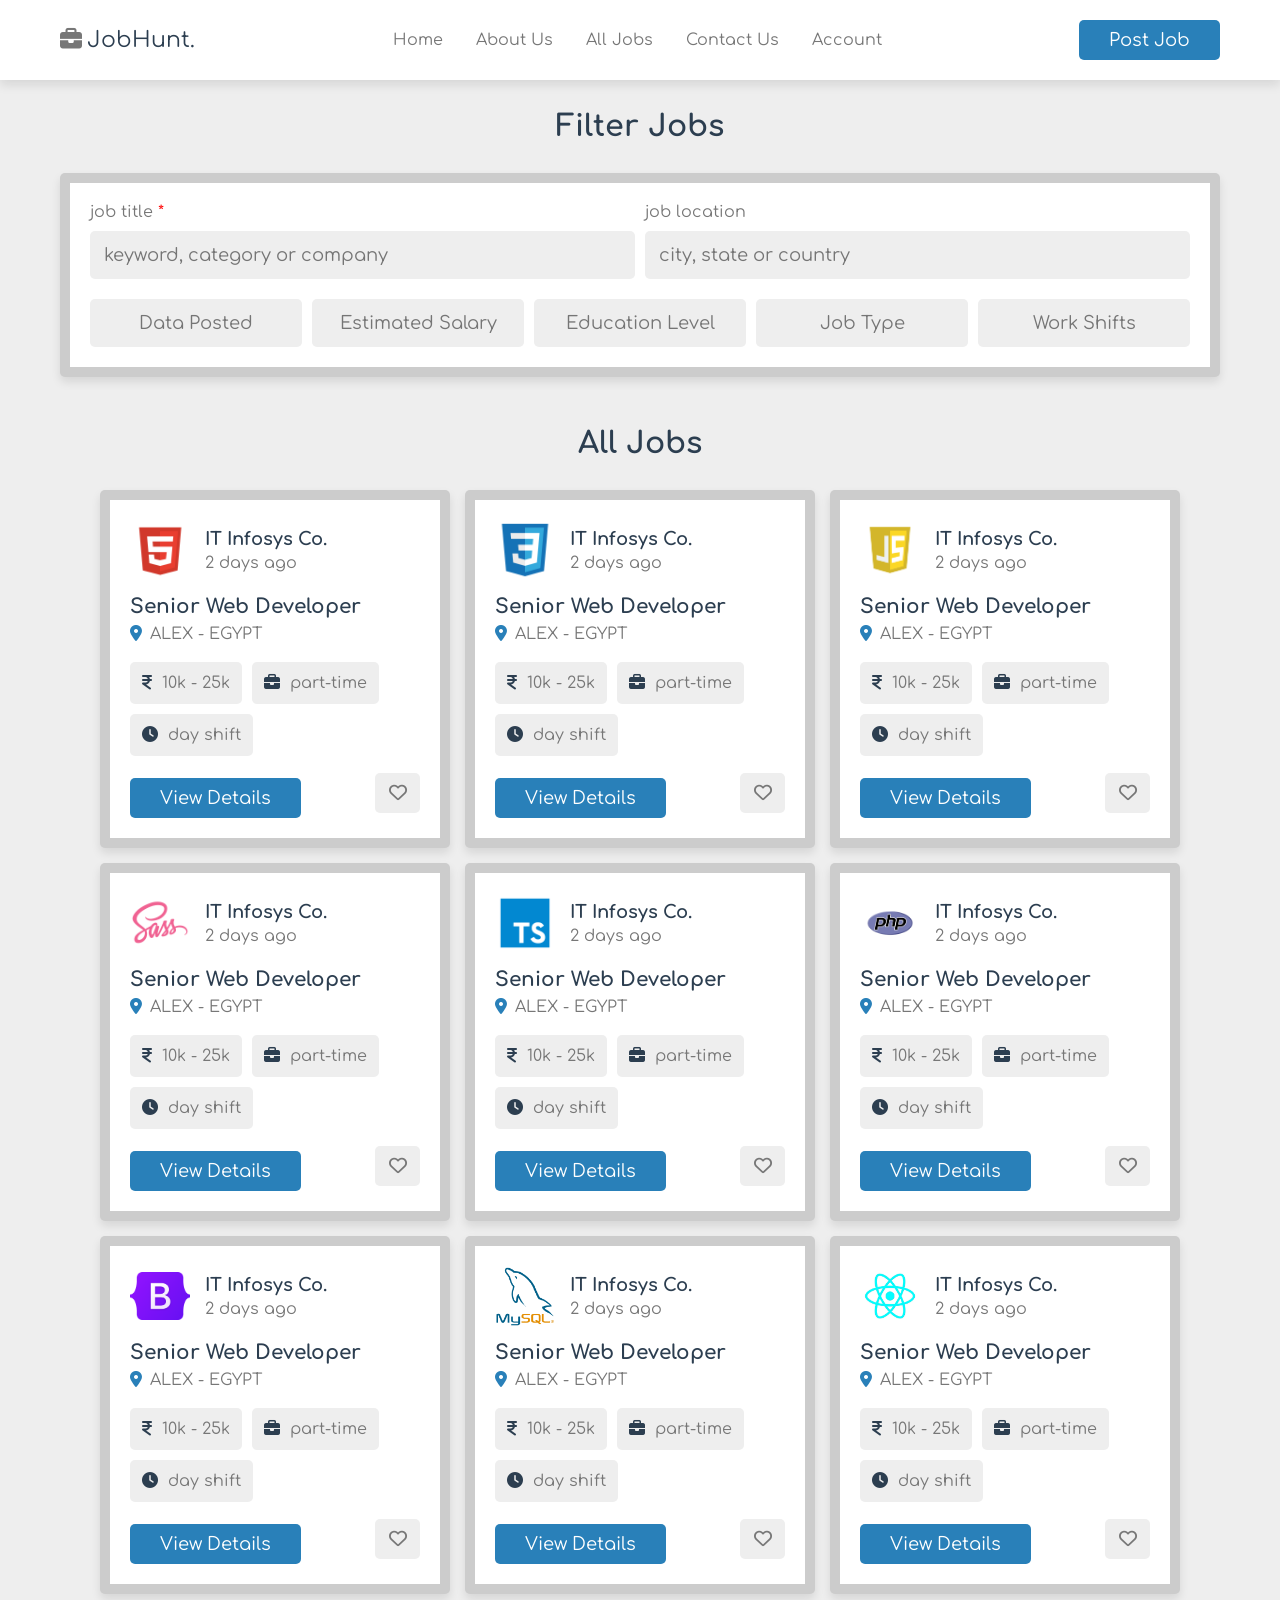
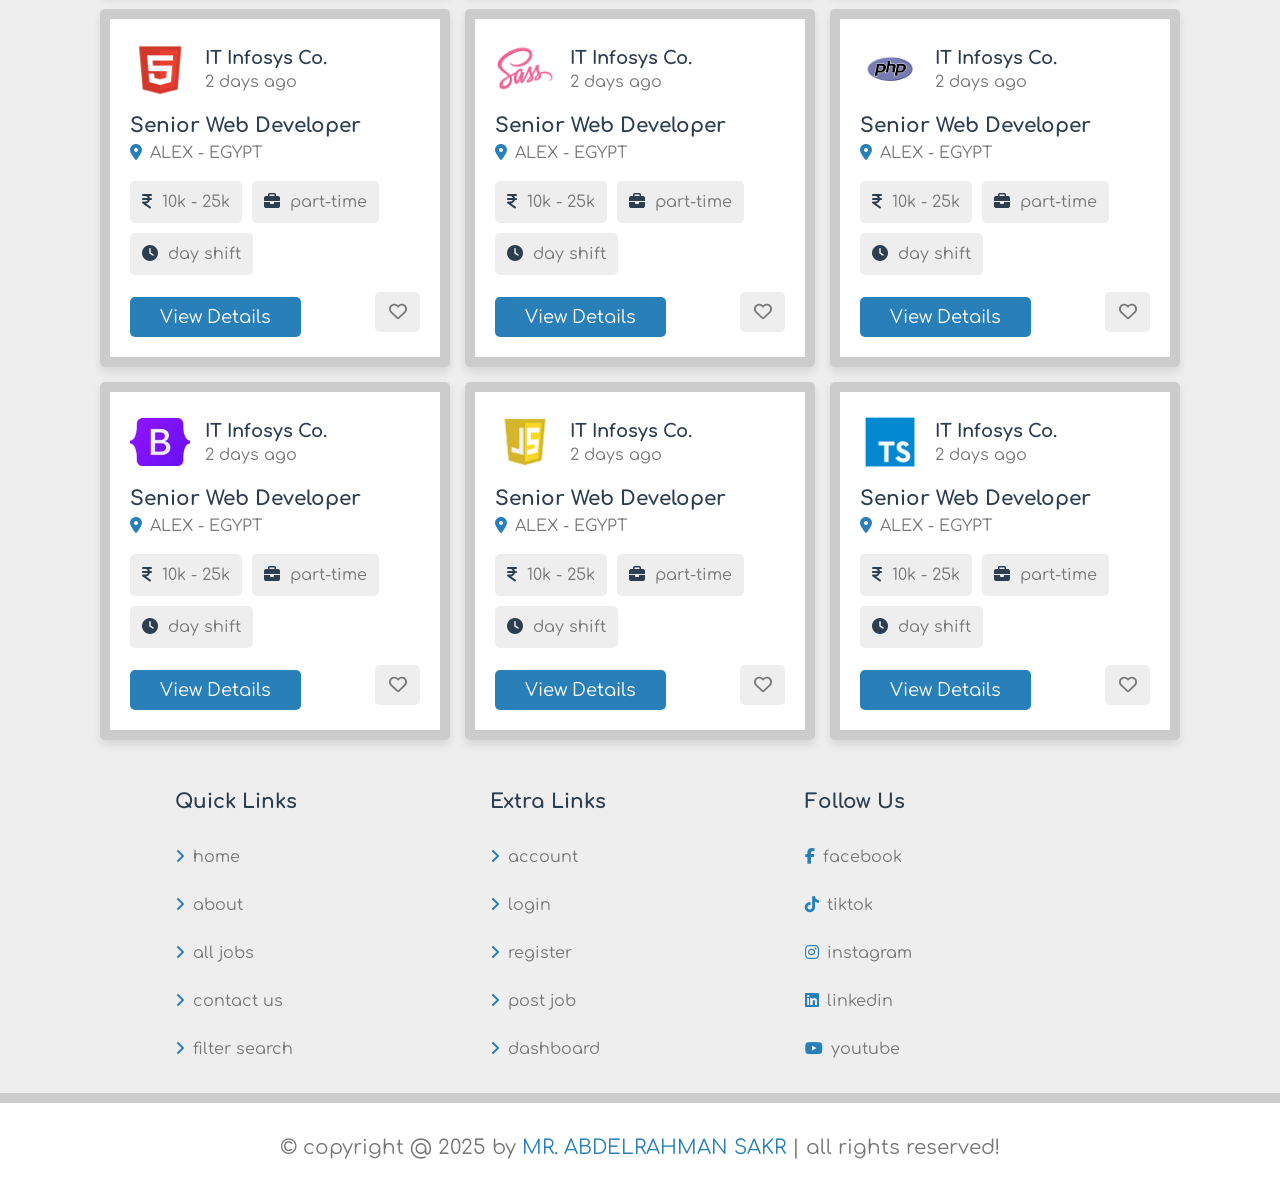
<file: jobs.html>
<!DOCTYPE html>
<html lang="en">
  <head>
    <meta charset="UTF-8" />
    <meta http-equiv="X-UA-Compatible" content="IE=edge" />
    <meta name="viewport" content="width=device-width, initial-scale=1.0" />
    <title>All Jobs</title>
    <!-- CUSTOM CSS FILE LINK -->
    <link rel="stylesheet" href="style.css" />
    <link
      rel="stylesheet"
      href="https://cdnjs.cloudflare.com/ajax/libs/font-awesome/6.4.0/css/all.min.css"
    />
  </head>
  <body>
    <!-- HEADER SECTION START -->
    <header class="header">
      <section class="flex">
        <div id="menu-btn" class="fas fa-bars-staggered"></div>
        <a href="index.html" class="logo"
          ><i class="fas fa-briefcase"></i>JobHunt.</a
        >
        <nav class="navbar">
          <a href="index.html">home</a>
          <a href="about.html">about us</a>
          <a href="jobs.html">all jobs</a>
          <a href="contact.html">contact us</a>
          <a href="login.html">account</a>
        </nav>
        <a href="#" class="btn" style="margin-top: 0">post job</a>
      </section>
    </header>
    <!-- HEADER SECTION END -->

    <!-- JOB FILTER SECTION START -->
    <section class="job-filter">
      <h1 class="heading">filter jobs</h1>
      <form action="" method="post">
        <div class="flex">
          <div class="box">
            <p>job title <span>*</span></p>
            <input
              type="text"
              name="title"
              placeholder="keyword, category or company"
              required
              maxlength="20"
              class="input"
            />
          </div>
          <div class="box">
            <p>job location</p>
            <input
              type="text"
              name="location"
              placeholder="city, state or country"
              required
              maxlength="50"
              class="input"
            />
          </div>
        </div>
        <div class="dropdown-container">
          <div class="dropdown">
            <input
              type="text"
              class="output"
              readonly
              placeholder="data posted"
              name="data"
              max-length="20"
            />
            <div class="lists">
              <p class="items">today</p>
              <p class="items">3 days ago</p>
              <p class="items">7 days ago</p>
              <p class="items">10 days ago</p>
              <p class="items">15 days ago</p>
              <p class="items">30 days ago</p>
            </div>
          </div>

          <div class="dropdown">
            <input
              type="text"
              class="output"
              readonly
              placeholder="estimated salary"
              name="data"
              max-length="20"
            />
            <div class="lists">
              <p class="items">1k or less</p>
              <p class="items">1k - 5k</p>
              <p class="items">5k - 10k</p>
              <p class="items">10k - 20k</p>
              <p class="items">20k - 30k</p>
              <p class="items">30k - 40k</p>
              <p class="items">40k - 50k</p>
              <p class="items">50k - 1 lakh</p>
              <p class="items">1 lakh - 5 lakh</p>
              <p class="items">5 lakh - 10 lakh</p>
              <p class="items">10 lakh - 20 lakh</p>
              <p class="items">20 lakh - 50 lakh</p>
              <p class="items">50 lakh - 1 crore</p>
              <p class="items">1 crore - 5 crore</p>
              <p class="items">5 crore - 10 crore</p>
              <p class="items">10 crore or more</p>
            </div>
          </div>

          <div class="dropdown">
            <input
              type="text"
              class="output"
              readonly
              placeholder="education level"
              name="data"
              max-length="20"
            />
            <div class="lists">
              <p class="items">10th pass</p>
              <p class="items">12th pass</p>
              <p class="items">bachlelor's degree</p>
              <p class="items">master's degree</p>
              <p class="items">diploma</p>
            </div>
          </div>

          <div class="dropdown">
            <input
              type="text"
              class="output"
              readonly
              placeholder="job type"
              name="data"
              max-length="20"
            />
            <div class="lists">
              <p class="items">full-time</p>
              <p class="items">part-time</p>
              <p class="items">intership</p>
              <p class="items">contract</p>
              <p class="items">temperary</p>
              <p class="items">fresher</p>
            </div>
          </div>

          <div class="dropdown">
            <input
              type="text"
              class="output"
              readonly
              placeholder="work shifts"
              name="data"
              max-length="20"
            />
            <div class="lists">
              <p class="items">day shift</p>
              <p class="items">night shift</p>
              <p class="items">flexible shift</p>
              <p class="items">fixed shift</p>
            </div>
          </div>
        </div>
      </form>
    </section>
    <!-- JOB FILTER SECTION END -->

    <!-- ALL JOBS SECTION START -->
    <section class="jobs-container">
      <h1 class="heading">all jobs</h1>
      <div class="box-container">
        <div class="box">
          <div class="company">
            <img src="images/icon-1.png" />
            <div>
              <h3>IT infosys co.</h3>
              <span>2 days ago</span>
            </div>
          </div>
          <h3 class="job-title">senior web developer</h3>
          <p class="location">
            <i class="fas fa-map-marker-alt"></i> <span>ALEX - EGYPT</span>
          </p>
          <div class="tags">
            <p>
              <i class="fas fa-indian-rupee-sign"></i> <span>10k - 25k</span>
            </p>
            <p><i class="fas fa-briefcase"></i> <span>part-time</span></p>
            <p><i class="fas fa-clock"></i> <span>day shift</span></p>
          </div>
          <div class="flex-btn">
            <a href="view-job.html" class="btn">view details</a>
            <button type="submit" class="far fa-heart" name="save"></button>
          </div>
        </div>

        <div class="box">
          <div class="company">
            <img src="images/icon-2.png" />
            <div>
              <h3>IT infosys co.</h3>
              <span>2 days ago</span>
            </div>
          </div>
          <h3 class="job-title">senior web developer</h3>
          <p class="location">
            <i class="fas fa-map-marker-alt"></i> <span>ALEX - EGYPT</span>
          </p>
          <div class="tags">
            <p>
              <i class="fas fa-indian-rupee-sign"></i> <span>10k - 25k</span>
            </p>
            <p><i class="fas fa-briefcase"></i> <span>part-time</span></p>
            <p><i class="fas fa-clock"></i> <span>day shift</span></p>
          </div>
          <div class="flex-btn">
            <a href="view-job.html" class="btn">view details</a>
            <button type="submit" class="far fa-heart" name="save"></button>
          </div>
        </div>

        <div class="box">
          <div class="company">
            <img src="images/icon-3.png" />
            <div>
              <h3>IT infosys co.</h3>
              <span>2 days ago</span>
            </div>
          </div>
          <h3 class="job-title">senior web developer</h3>
          <p class="location">
            <i class="fas fa-map-marker-alt"></i> <span>ALEX - EGYPT</span>
          </p>
          <div class="tags">
            <p>
              <i class="fas fa-indian-rupee-sign"></i> <span>10k - 25k</span>
            </p>
            <p><i class="fas fa-briefcase"></i> <span>part-time</span></p>
            <p><i class="fas fa-clock"></i> <span>day shift</span></p>
          </div>
          <div class="flex-btn">
            <a href="view-job.html" class="btn">view details</a>
            <button type="submit" class="far fa-heart" name="save"></button>
          </div>
        </div>

        <div class="box">
          <div class="company">
            <img src="images/icon-4.png" />
            <div>
              <h3>IT infosys co.</h3>
              <span>2 days ago</span>
            </div>
          </div>
          <h3 class="job-title">senior web developer</h3>
          <p class="location">
            <i class="fas fa-map-marker-alt"></i> <span>ALEX - EGYPT</span>
          </p>
          <div class="tags">
            <p>
              <i class="fas fa-indian-rupee-sign"></i> <span>10k - 25k</span>
            </p>
            <p><i class="fas fa-briefcase"></i> <span>part-time</span></p>
            <p><i class="fas fa-clock"></i> <span>day shift</span></p>
          </div>
          <div class="flex-btn">
            <a href="view-job.html" class="btn">view details</a>
            <button type="submit" class="far fa-heart" name="save"></button>
          </div>
        </div>

        <div class="box">
          <div class="company">
            <img src="images/icon-5.png" />
            <div>
              <h3>IT infosys co.</h3>
              <span>2 days ago</span>
            </div>
          </div>
          <h3 class="job-title">senior web developer</h3>
          <p class="location">
            <i class="fas fa-map-marker-alt"></i> <span>ALEX - EGYPT</span>
          </p>
          <div class="tags">
            <p>
              <i class="fas fa-indian-rupee-sign"></i> <span>10k - 25k</span>
            </p>
            <p><i class="fas fa-briefcase"></i> <span>part-time</span></p>
            <p><i class="fas fa-clock"></i> <span>day shift</span></p>
          </div>
          <div class="flex-btn">
            <a href="view-job.html" class="btn">view details</a>
            <button type="submit" class="far fa-heart" name="save"></button>
          </div>
        </div>

        <div class="box">
          <div class="company">
            <img src="images/icon-6.png" />
            <div>
              <h3>IT infosys co.</h3>
              <span>2 days ago</span>
            </div>
          </div>
          <h3 class="job-title">senior web developer</h3>
          <p class="location">
            <i class="fas fa-map-marker-alt"></i> <span>ALEX - EGYPT</span>
          </p>
          <div class="tags">
            <p>
              <i class="fas fa-indian-rupee-sign"></i> <span>10k - 25k</span>
            </p>
            <p><i class="fas fa-briefcase"></i> <span>part-time</span></p>
            <p><i class="fas fa-clock"></i> <span>day shift</span></p>
          </div>
          <div class="flex-btn">
            <a href="view-job.html" class="btn">view details</a>
            <button type="submit" class="far fa-heart" name="save"></button>
          </div>
        </div>

        <div class="box">
          <div class="company">
            <img src="images/icon-7.png" />
            <div>
              <h3>IT infosys co.</h3>
              <span>2 days ago</span>
            </div>
          </div>
          <h3 class="job-title">senior web developer</h3>
          <p class="location">
            <i class="fas fa-map-marker-alt"></i> <span>ALEX - EGYPT</span>
          </p>
          <div class="tags">
            <p>
              <i class="fas fa-indian-rupee-sign"></i> <span>10k - 25k</span>
            </p>
            <p><i class="fas fa-briefcase"></i> <span>part-time</span></p>
            <p><i class="fas fa-clock"></i> <span>day shift</span></p>
          </div>
          <div class="flex-btn">
            <a href="view-job.html" class="btn">view details</a>
            <button type="submit" class="far fa-heart" name="save"></button>
          </div>
        </div>

        <div class="box">
          <div class="company">
            <img src="images/icon-8.png" />
            <div>
              <h3>IT infosys co.</h3>
              <span>2 days ago</span>
            </div>
          </div>
          <h3 class="job-title">senior web developer</h3>
          <p class="location">
            <i class="fas fa-map-marker-alt"></i> <span>ALEX - EGYPT</span>
          </p>
          <div class="tags">
            <p>
              <i class="fas fa-indian-rupee-sign"></i> <span>10k - 25k</span>
            </p>
            <p><i class="fas fa-briefcase"></i> <span>part-time</span></p>
            <p><i class="fas fa-clock"></i> <span>day shift</span></p>
          </div>
          <div class="flex-btn">
            <a href="view-job.html" class="btn">view details</a>
            <button type="submit" class="far fa-heart" name="save"></button>
          </div>
        </div>

        <div class="box">
          <div class="company">
            <img src="images/icon-9.jpg" />
            <div>
              <h3>IT infosys co.</h3>
              <span>2 days ago</span>
            </div>
          </div>
          <h3 class="job-title">senior web developer</h3>
          <p class="location">
            <i class="fas fa-map-marker-alt"></i> <span>ALEX - EGYPT</span>
          </p>
          <div class="tags">
            <p>
              <i class="fas fa-indian-rupee-sign"></i> <span>10k - 25k</span>
            </p>
            <p><i class="fas fa-briefcase"></i> <span>part-time</span></p>
            <p><i class="fas fa-clock"></i> <span>day shift</span></p>
          </div>
          <div class="flex-btn">
            <a href="view-job.html" class="btn">view details</a>
            <button type="submit" class="far fa-heart" name="save"></button>
          </div>
        </div>

        <div class="box">
          <div class="company">
            <img src="images/icon-1.png" />
            <div>
              <h3>IT infosys co.</h3>
              <span>2 days ago</span>
            </div>
          </div>
          <h3 class="job-title">senior web developer</h3>
          <p class="location">
            <i class="fas fa-map-marker-alt"></i> <span>ALEX - EGYPT</span>
          </p>
          <div class="tags">
            <p>
              <i class="fas fa-indian-rupee-sign"></i> <span>10k - 25k</span>
            </p>
            <p><i class="fas fa-briefcase"></i> <span>part-time</span></p>
            <p><i class="fas fa-clock"></i> <span>day shift</span></p>
          </div>
          <div class="flex-btn">
            <a href="view-job.html" class="btn">view details</a>
            <button type="submit" class="far fa-heart" name="save"></button>
          </div>
        </div>

        <div class="box">
          <div class="company">
            <img src="images/icon-4.png" />
            <div>
              <h3>IT infosys co.</h3>
              <span>2 days ago</span>
            </div>
          </div>
          <h3 class="job-title">senior web developer</h3>
          <p class="location">
            <i class="fas fa-map-marker-alt"></i> <span>ALEX - EGYPT</span>
          </p>
          <div class="tags">
            <p>
              <i class="fas fa-indian-rupee-sign"></i> <span>10k - 25k</span>
            </p>
            <p><i class="fas fa-briefcase"></i> <span>part-time</span></p>
            <p><i class="fas fa-clock"></i> <span>day shift</span></p>
          </div>
          <div class="flex-btn">
            <a href="view-job.html" class="btn">view details</a>
            <button type="submit" class="far fa-heart" name="save"></button>
          </div>
        </div>

        <div class="box">
          <div class="company">
            <img src="images/icon-6.png" />
            <div>
              <h3>IT infosys co.</h3>
              <span>2 days ago</span>
            </div>
          </div>
          <h3 class="job-title">senior web developer</h3>
          <p class="location">
            <i class="fas fa-map-marker-alt"></i> <span>ALEX - EGYPT</span>
          </p>
          <div class="tags">
            <p>
              <i class="fas fa-indian-rupee-sign"></i> <span>10k - 25k</span>
            </p>
            <p><i class="fas fa-briefcase"></i> <span>part-time</span></p>
            <p><i class="fas fa-clock"></i> <span>day shift</span></p>
          </div>
          <div class="flex-btn">
            <a href="view-job.html" class="btn">view details</a>
            <button type="submit" class="far fa-heart" name="save"></button>
          </div>
        </div>

        <div class="box">
          <div class="company">
            <img src="images/icon-7.png" />
            <div>
              <h3>IT infosys co.</h3>
              <span>2 days ago</span>
            </div>
          </div>
          <h3 class="job-title">senior web developer</h3>
          <p class="location">
            <i class="fas fa-map-marker-alt"></i> <span>ALEX - EGYPT</span>
          </p>
          <div class="tags">
            <p>
              <i class="fas fa-indian-rupee-sign"></i> <span>10k - 25k</span>
            </p>
            <p><i class="fas fa-briefcase"></i> <span>part-time</span></p>
            <p><i class="fas fa-clock"></i> <span>day shift</span></p>
          </div>
          <div class="flex-btn">
            <a href="view-job.html" class="btn">view details</a>
            <button type="submit" class="far fa-heart" name="save"></button>
          </div>
        </div>

        <div class="box">
          <div class="company">
            <img src="images/icon-3.png" />
            <div>
              <h3>IT infosys co.</h3>
              <span>2 days ago</span>
            </div>
          </div>
          <h3 class="job-title">senior web developer</h3>
          <p class="location">
            <i class="fas fa-map-marker-alt"></i> <span>ALEX - EGYPT</span>
          </p>
          <div class="tags">
            <p>
              <i class="fas fa-indian-rupee-sign"></i> <span>10k - 25k</span>
            </p>
            <p><i class="fas fa-briefcase"></i> <span>part-time</span></p>
            <p><i class="fas fa-clock"></i> <span>day shift</span></p>
          </div>
          <div class="flex-btn">
            <a href="view-job.html" class="btn">view details</a>
            <button type="submit" class="far fa-heart" name="save"></button>
          </div>
        </div>

        <div class="box">
          <div class="company">
            <img src="images/icon-5.png" />
            <div>
              <h3>IT infosys co.</h3>
              <span>2 days ago</span>
            </div>
          </div>
          <h3 class="job-title">senior web developer</h3>
          <p class="location">
            <i class="fas fa-map-marker-alt"></i> <span>ALEX - EGYPT</span>
          </p>
          <div class="tags">
            <p>
              <i class="fas fa-indian-rupee-sign"></i> <span>10k - 25k</span>
            </p>
            <p><i class="fas fa-briefcase"></i> <span>part-time</span></p>
            <p><i class="fas fa-clock"></i> <span>day shift</span></p>
          </div>
          <div class="flex-btn">
            <a href="view-job.html" class="btn">view details</a>
            <button type="submit" class="far fa-heart" name="save"></button>
          </div>
        </div>
      </div>
    </section>
    <!-- ALL JOBS SECTION END -->

    <!-- FOOTER SECTION START -->
    <footer class="footer">
      <section class="grid">
        <div class="box">
          <h3>quick links</h3>
          <a href="index.html"><i class="fas fa-angle-right"></i>home</a>
          <a href="about.html"><i class="fas fa-angle-right"></i>about</a>
          <a href="jobs.html"><i class="fas fa-angle-right"></i>all jobs</a>
          <a href="contact.html"
            ><i class="fas fa-angle-right"></i>contact us</a
          >
          <a href="#"><i class="fas fa-angle-right"></i>filter search</a>
        </div>

        <div class="box">
          <h3>extra links</h3>
          <a href="#"><i class="fas fa-angle-right"></i>account</a>
          <a href="login.html"><i class="fas fa-angle-right"></i>login</a>
          <a href="register.html"><i class="fas fa-angle-right"></i>register</a>
          <a href="#"><i class="fas fa-angle-right"></i>post job</a>
          <a href="#"><i class="fas fa-angle-right"></i>dashboard</a>
        </div>

        <div class="box">
          <h3>follow us</h3>
          <a href="https://www.facebook.com/abdelrahman.sakr.276667"><i class="fab fa-facebook-f"></i>facebook</a>
          <a href="https://www.tiktok.com/@abdelrahmansakr404"><i class="fab fa-tiktok"></i>tiktok</a>
          <a href="https://www.instagram.com/sakr69500/"><i class="fab fa-instagram"></i>instagram</a>
          <a href="https://www.linkedin.com/in/abdelrahman-sakr-9340b4318/"><i class="fab fa-linkedin"></i>linkedin</a>
          <a href="https://www.youtube.com/@abdelrahmansakr-d4x"><i class="fab fa-youtube"></i>youtube</a>
        </div>
      </section>
      <div class="credit">
        &copy; copyright @ 2025 by <span>MR. ABDELRAHMAN SAKR </span> | all
        rights reserved!
      </div>
    </footer>
    <!-- FOOTER SECTION END -->

    <!-- CUSTOM JS FILE LINK -->
    <script src="script.js"></script>
    <script>
      let dropdown_items = document.querySelectorAll(
        ".job-filter form .dropdown-container .dropdown .lists .items"
      );
      dropdown_items.forEach((items) => {
        items.onclick = () => {
          items_parent = items.parentElement.parentElement;
          let output = items_parent.querySelector(".output");
          output.value = items.innerText;
        };
      });
    </script>
  </body>
</html>
</file>
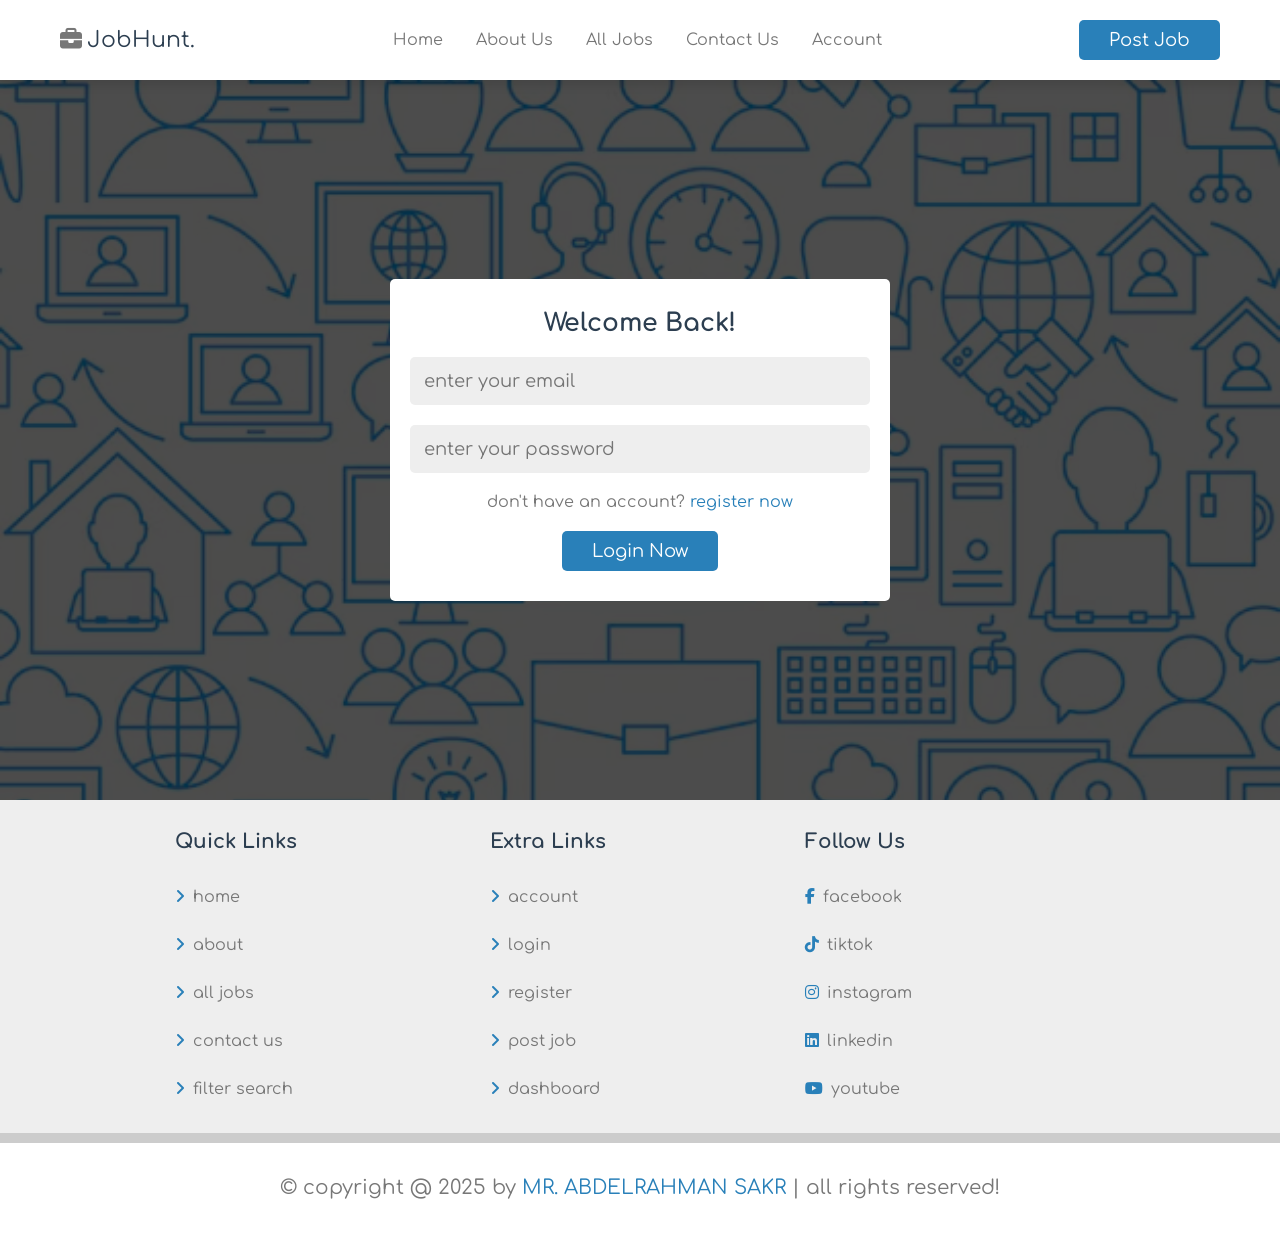
<file: login.html>
<!DOCTYPE html>
<html lang="en">
  <head>
    <meta charset="UTF-8" />
    <meta http-equiv="X-UA-Compatible" content="IE=edge" />
    <meta name="viewport" content="width=device-width, initial-scale=1.0" />
    <title>Login</title>
    <!-- CUSTOM CSS FILE LINK -->
    <link rel="stylesheet" href="style.css" />
    <link
      rel="stylesheet"
      href="https://cdnjs.cloudflare.com/ajax/libs/font-awesome/6.4.0/css/all.min.css"
    />
  </head>
  <body>
    <!-- HEADER SECTION START -->
    <header class="header">
      <section class="flex">
        <div id="menu-btn" class="fas fa-bars-staggered"></div>
        <a href="index.html" class="logo"
          ><i class="fas fa-briefcase"></i>JobHunt.</a
        >
        <nav class="navbar">
          <a href="index.html">home</a>
          <a href="about.html">about us</a>
          <a href="jobs.html">all jobs</a>
          <a href="contact.html">contact us</a>
          <a href="login.html">account</a>
        </nav>
        <a href="#" class="btn" style="margin-top: 0">post job</a>
      </section>
    </header>
    <!-- HEADER SECTION END -->

    <!-- ACCOUNT SECTION START -->
    <div class="account-form-container">
      <section class="account-form">
        <form action="" method="post">
          <h3>welcome back!</h3>
          <input
            type="email"
            required
            name="email"
            maxlength="50"
            placeholder="enter your email"
            class="input"
          />
          <input
            type="password"
            required
            name="pass"
            maxlength="20"
            placeholder="enter your password"
            class="input"
          />
          <p>don't have an account? <a href="register.html">register now</a></p>
          <input type="submit" value="login now" name="submit" class="btn" />
        </form>
      </section>
    </div>
    <!-- ACCOUNT SECTION END -->

    <!-- FOOTER SECTION START -->
    <footer class="footer">
      <section class="grid">
        <div class="box">
          <h3>quick links</h3>
          <a href="index.html"><i class="fas fa-angle-right"></i>home</a>
          <a href="about.html"><i class="fas fa-angle-right"></i>about</a>
          <a href="jobs.html"><i class="fas fa-angle-right"></i>all jobs</a>
          <a href="contact.html"
            ><i class="fas fa-angle-right"></i>contact us</a
          >
          <a href="#"><i class="fas fa-angle-right"></i>filter search</a>
        </div>

        <div class="box">
          <h3>extra links</h3>
          <a href="#"><i class="fas fa-angle-right"></i>account</a>
          <a href="login.html"><i class="fas fa-angle-right"></i>login</a>
          <a href="register.html"><i class="fas fa-angle-right"></i>register</a>
          <a href="#"><i class="fas fa-angle-right"></i>post job</a>
          <a href="#"><i class="fas fa-angle-right"></i>dashboard</a>
        </div>

        <div class="box">
          <h3>follow us</h3>
          <a href="https://www.facebook.com/abdelrahman.sakr.276667"><i class="fab fa-facebook-f"></i>facebook</a>
          <a href="https://www.tiktok.com/@abdelrahmansakr404"><i class="fab fa-tiktok"></i>tiktok</a>
          <a href="https://www.instagram.com/sakr69500/"><i class="fab fa-instagram"></i>instagram</a>
          <a href="https://www.linkedin.com/in/abdelrahman-sakr-9340b4318/"><i class="fab fa-linkedin"></i>linkedin</a>
          <a href="https://www.youtube.com/@abdelrahmansakr-d4x"><i class="fab fa-youtube"></i>youtube</a>
        </div>
      </section>
      <div class="credit">
        &copy; copyright @ 2025 by <span>MR. ABDELRAHMAN SAKR </span> | all
        rights reserved!
      </div>
    </footer>
    <!-- FOOTER SECTION END -->

    <!-- CUSTOM JS FILE LINK -->
    <script src="script.js"></script>
  </body>
</html>
</file>
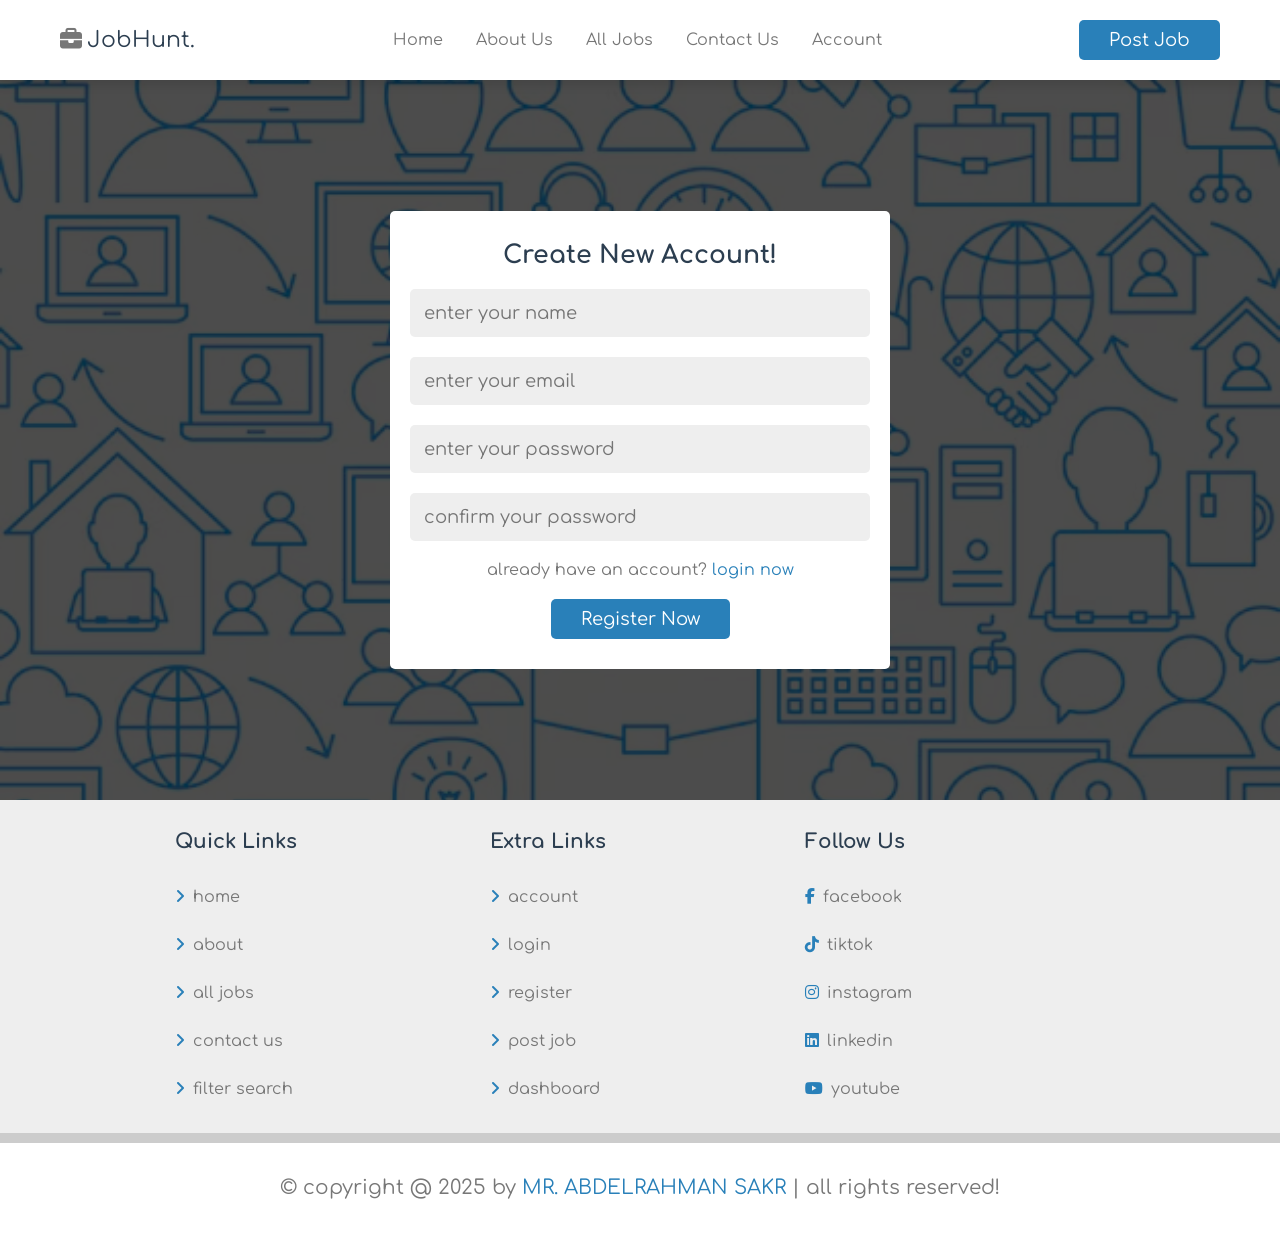
<file: register.html>
<!DOCTYPE html>
<html lang="en">
  <head>
    <meta charset="UTF-8" />
    <meta http-equiv="X-UA-Compatible" content="IE=edge" />
    <meta name="viewport" content="width=device-width, initial-scale=1.0" />
    <title>Register</title>
    <!-- CUSTOM CSS FILE LINK -->
    <link rel="stylesheet" href="style.css" />
    <link
      rel="stylesheet"
      href="https://cdnjs.cloudflare.com/ajax/libs/font-awesome/6.4.0/css/all.min.css"
    />
  </head>
  <body>
    <!-- HEADER SECTION START -->
    <header class="header">
      <section class="flex">
        <div id="menu-btn" class="fas fa-bars-staggered"></div>
        <a href="index.html" class="logo"
          ><i class="fas fa-briefcase"></i>JobHunt.</a
        >
        <nav class="navbar">
          <a href="index.html">home</a>
          <a href="about.html">about us</a>
          <a href="jobs.html">all jobs</a>
          <a href="contact.html">contact us</a>
          <a href="login.html">account</a>
        </nav>
        <a href="#" class="btn" style="margin-top: 0">post job</a>
      </section>
    </header>
    <!-- HEADER SECTION END -->

    <!-- ACCOUNT SECTION START -->
    <div class="account-form-container">
      <section class="account-form">
        <form action="" method="post">
          <h3>create new account!</h3>
          <input
            type="text"
            required
            name="name"
            maxlength="20"
            placeholder="enter your name"
            class="input"
          />
          <input
            type="email"
            required
            name="email"
            maxlength="50"
            placeholder="enter your email"
            class="input"
          />
          <input
            type="password"
            required
            name="pass"
            maxlength="20"
            placeholder="enter your password"
            class="input"
          />
          <input
            type="password"
            required
            name="c_pass"
            maxlength="20"
            placeholder="confirm your password"
            class="input"
          />
          <p>already have an account? <a href="login.html">login now</a></p>
          <input type="submit" value="register now" name="submit" class="btn" />
        </form>
      </section>
    </div>
    <!-- ACCOUNT SECTION END -->

    <!-- FOOTER SECTION START -->
    <footer class="footer">
      <section class="grid">
        <div class="box">
          <h3>quick links</h3>
          <a href="index.html"><i class="fas fa-angle-right"></i>home</a>
          <a href="about.html"><i class="fas fa-angle-right"></i>about</a>
          <a href="jobs.html"><i class="fas fa-angle-right"></i>all jobs</a>
          <a href="contact.html"
            ><i class="fas fa-angle-right"></i>contact us</a
          >
          <a href="#"><i class="fas fa-angle-right"></i>filter search</a>
        </div>

        <div class="box">
          <h3>extra links</h3>
          <a href="#"><i class="fas fa-angle-right"></i>account</a>
          <a href="login.html"><i class="fas fa-angle-right"></i>login</a>
          <a href="register.html"><i class="fas fa-angle-right"></i>register</a>
          <a href="#"><i class="fas fa-angle-right"></i>post job</a>
          <a href="#"><i class="fas fa-angle-right"></i>dashboard</a>
        </div>

        <div class="box">
          <h3>follow us</h3>
          <a href="https://www.facebook.com/abdelrahman.sakr.276667"><i class="fab fa-facebook-f"></i>facebook</a>
          <a href="https://www.tiktok.com/@abdelrahmansakr404"><i class="fab fa-tiktok"></i>tiktok</a>
          <a href="https://www.instagram.com/sakr69500/"><i class="fab fa-instagram"></i>instagram</a>
          <a href="https://www.linkedin.com/in/abdelrahman-sakr-9340b4318/"><i class="fab fa-linkedin"></i>linkedin</a>
          <a href="https://www.youtube.com/@abdelrahmansakr-d4x"><i class="fab fa-youtube"></i>youtube</a>
        </div>
      </section>
      <div class="credit">
        &copy; copyright @ 2025 by <span>MR. ABDELRAHMAN SAKR </span> | all
        rights reserved!
      </div>
    </footer>
    <!-- FOOTER SECTION END -->

    <!-- CUSTOM JS FILE LINK -->
    <script src="script.js"></script>
  </body>
</html>
</file>
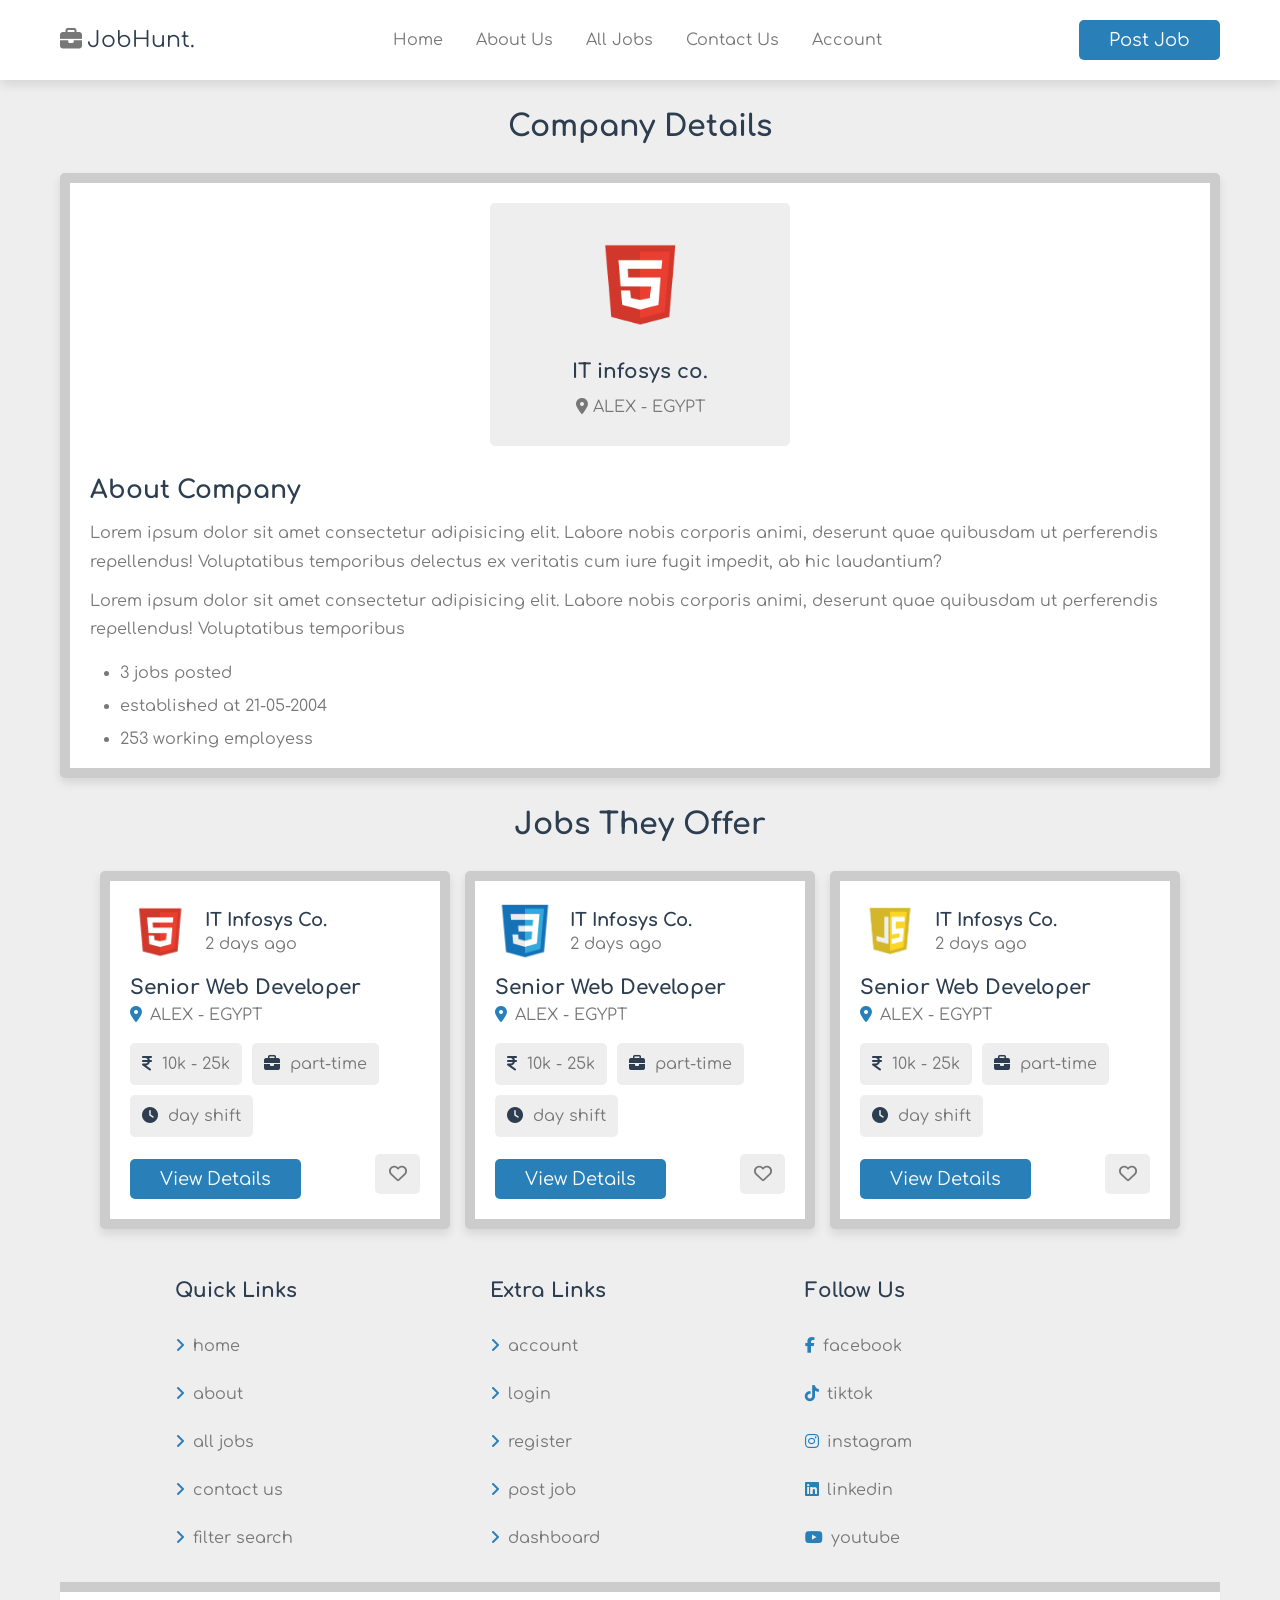
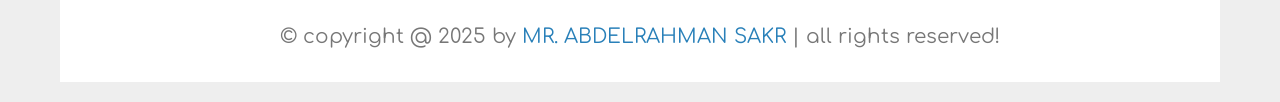
<file: view-company.html>
<!DOCTYPE html>
<html lang="en">
<head>
    <meta charset="UTF-8">
    <meta http-equiv="X-UA-Compatible" content="IE=edge">
    <meta name="viewport" content="width=device-width, initial-scale=1.0">
    <title>View Company</title>
    <!-- CUSTOM CSS FILE LINK -->
    <link rel="stylesheet" href="style.css">
    <link rel="stylesheet" href="https://cdnjs.cloudflare.com/ajax/libs/font-awesome/6.4.0/css/all.min.css">
</head>
<body>
    <!-- HEADER SECTION START -->
    <header class="header">
        <section class="flex">
            <div id="menu-btn" class="fas fa-bars-staggered"></div>
            <a href="index.html" class="logo"><i class="fas fa-briefcase"></i>JobHunt.</a>
            <nav class="navbar">
                <a href="index.html">home</a>
                <a href="about.html">about us</a>
                <a href="jobs.html">all jobs</a>
                <a href="contact.html">contact us</a>
                <a href="login.html">account</a>
            </nav>
            <a href="#" class="btn" style="margin-top: 0;">post job</a>
        </section>
    </header>
    <!-- HEADER SECTION END -->

    <!-- COMPANY DETAILS SECTION START -->
    <section class="view-company">
        <h1 class="heading">company details</h1>
        <div class="details">
            <div class="info">
                <img src="images/icon-1.png">
                <h3>IT infosys co.</h3>
                <p><i class="fas fa-map-marker-alt"></i> ALEX - EGYPT</p>
            </div>
            <div class="description">
                <h3>about company</h3>
                <p>Lorem ipsum dolor sit amet consectetur adipisicing elit. Labore nobis corporis animi,
                deserunt quae quibusdam ut perferendis repellendus!
                Voluptatibus temporibus delectus ex veritatis cum iure fugit impedit, ab hic laudantium?</p>
                <p>Lorem ipsum dolor sit amet consectetur adipisicing elit. Labore nobis corporis animi,
                deserunt quae quibusdam ut perferendis repellendus!
                Voluptatibus temporibus</p>
            </div>
            <ul>
                <li>3 jobs posted</li>
                <li>established at 21-05-2004</li>
                <li>253 working employess</li>
            </ul>
        </div>
            <!-- JOB SECTION START -->
    <section class="jobs-container">
        <h1 class="heading">jobs they offer</h1>
        <div class="box-container">
            <div class="box">
                <div class="company">
                    <img src="images/icon-1.png">
                    <div>
                        <h3>IT infosys co.</h3>
                        <span>2 days ago</span>
                    </div>
                </div>
                <h3 class="job-title">senior web developer</h3>
                <p class="location"><i class="fas fa-map-marker-alt"></i> <span>ALEX - EGYPT</span></p>
                <div class="tags">
                    <p><i class="fas fa-indian-rupee-sign"></i> <span>10k - 25k</span></p>
                    <p><i class="fas fa-briefcase"></i> <span>part-time</span></p>
                    <p><i class="fas fa-clock"></i> <span>day shift</span></p>
                </div>
                <div class="flex-btn">
                    <a href="view-job.html" class="btn">view details</a>
                    <button type="submit" class="far fa-heart" name="save"></button>
                </div>
            </div>

            <div class="box">
                <div class="company">
                    <img src="images/icon-2.png">
                    <div>
                        <h3>IT infosys co.</h3>
                        <span>2 days ago</span>
                    </div>
                </div>
                <h3 class="job-title">senior web developer</h3>
                <p class="location"><i class="fas fa-map-marker-alt"></i> <span>ALEX - EGYPT</span></p>
                <div class="tags">
                    <p><i class="fas fa-indian-rupee-sign"></i> <span>10k - 25k</span></p>
                    <p><i class="fas fa-briefcase"></i> <span>part-time</span></p>
                    <p><i class="fas fa-clock"></i> <span>day shift</span></p>
                </div>
                <div class="flex-btn">
                    <a href="view-job.html" class="btn">view details</a>
                    <button type="submit" class="far fa-heart" name="save"></button>
                </div>
            </div>

            <div class="box">
                <div class="company">
                    <img src="images/icon-3.png">
                    <div>
                        <h3>IT infosys co.</h3>
                        <span>2 days ago</span>
                    </div>
                </div>
                <h3 class="job-title">senior web developer</h3>
                <p class="location"><i class="fas fa-map-marker-alt"></i> <span>ALEX - EGYPT</span></p>
                <div class="tags">
                    <p><i class="fas fa-indian-rupee-sign"></i> <span>10k - 25k</span></p>
                    <p><i class="fas fa-briefcase"></i> <span>part-time</span></p>
                    <p><i class="fas fa-clock"></i> <span>day shift</span></p>
                </div>
                <div class="flex-btn">
                    <a href="view-job.html" class="btn">view details</a>
                    <button type="submit" class="far fa-heart" name="save"></button>
                </div>
            </div>
    </section>
    <!-- COMPANY DETAILS SECTION END -->


<!-- FOOTER SECTION START -->
<footer class="footer">
    <section class="grid">
        <div class="box">
            <h3>quick links</h3>
            <a href="index.html"><i class="fas fa-angle-right"></i>home</a>
            <a href="about.html"><i class="fas fa-angle-right"></i>about</a>
            <a href="jobs.html"><i class="fas fa-angle-right"></i>all jobs</a>
            <a href="contact.html"><i class="fas fa-angle-right"></i>contact us</a>
            <a href="#"><i class="fas fa-angle-right"></i>filter search</a>
        </div>

        <div class="box">
            <h3>extra links</h3>
            <a href="#"><i class="fas fa-angle-right"></i>account</a>
            <a href="login.html"><i class="fas fa-angle-right"></i>login</a>
            <a href="register.html"><i class="fas fa-angle-right"></i>register</a>
            <a href="#"><i class="fas fa-angle-right"></i>post job</a>
            <a href="#"><i class="fas fa-angle-right"></i>dashboard</a>
        </div>

        <div class="box">
            <h3>follow us</h3>
            <a href="https://www.facebook.com/abdelrahman.sakr.276667"><i class="fab fa-facebook-f"></i>facebook</a>
            <a href="https://www.tiktok.com/@abdelrahmansakr404"><i class="fab fa-tiktok"></i>tiktok</a>
            <a href="https://www.instagram.com/sakr69500/"><i class="fab fa-instagram"></i>instagram</a>
            <a href="https://www.linkedin.com/in/abdelrahman-sakr-9340b4318/"><i class="fab fa-linkedin"></i>linkedin</a>
            <a href="https://www.youtube.com/@abdelrahmansakr-d4x"><i class="fab fa-youtube"></i>youtube</a>
        </div>
    </section>
    <div class="credit">&copy; copyright @ 2025 by <span>MR. ABDELRAHMAN SAKR </span> | all rights reserved!</div>
</footer>
<!-- FOOTER SECTION END -->

    <!-- CUSTOM JS FILE LINK -->
    <script src="script.js"></script>
</body>
</html>
</file>
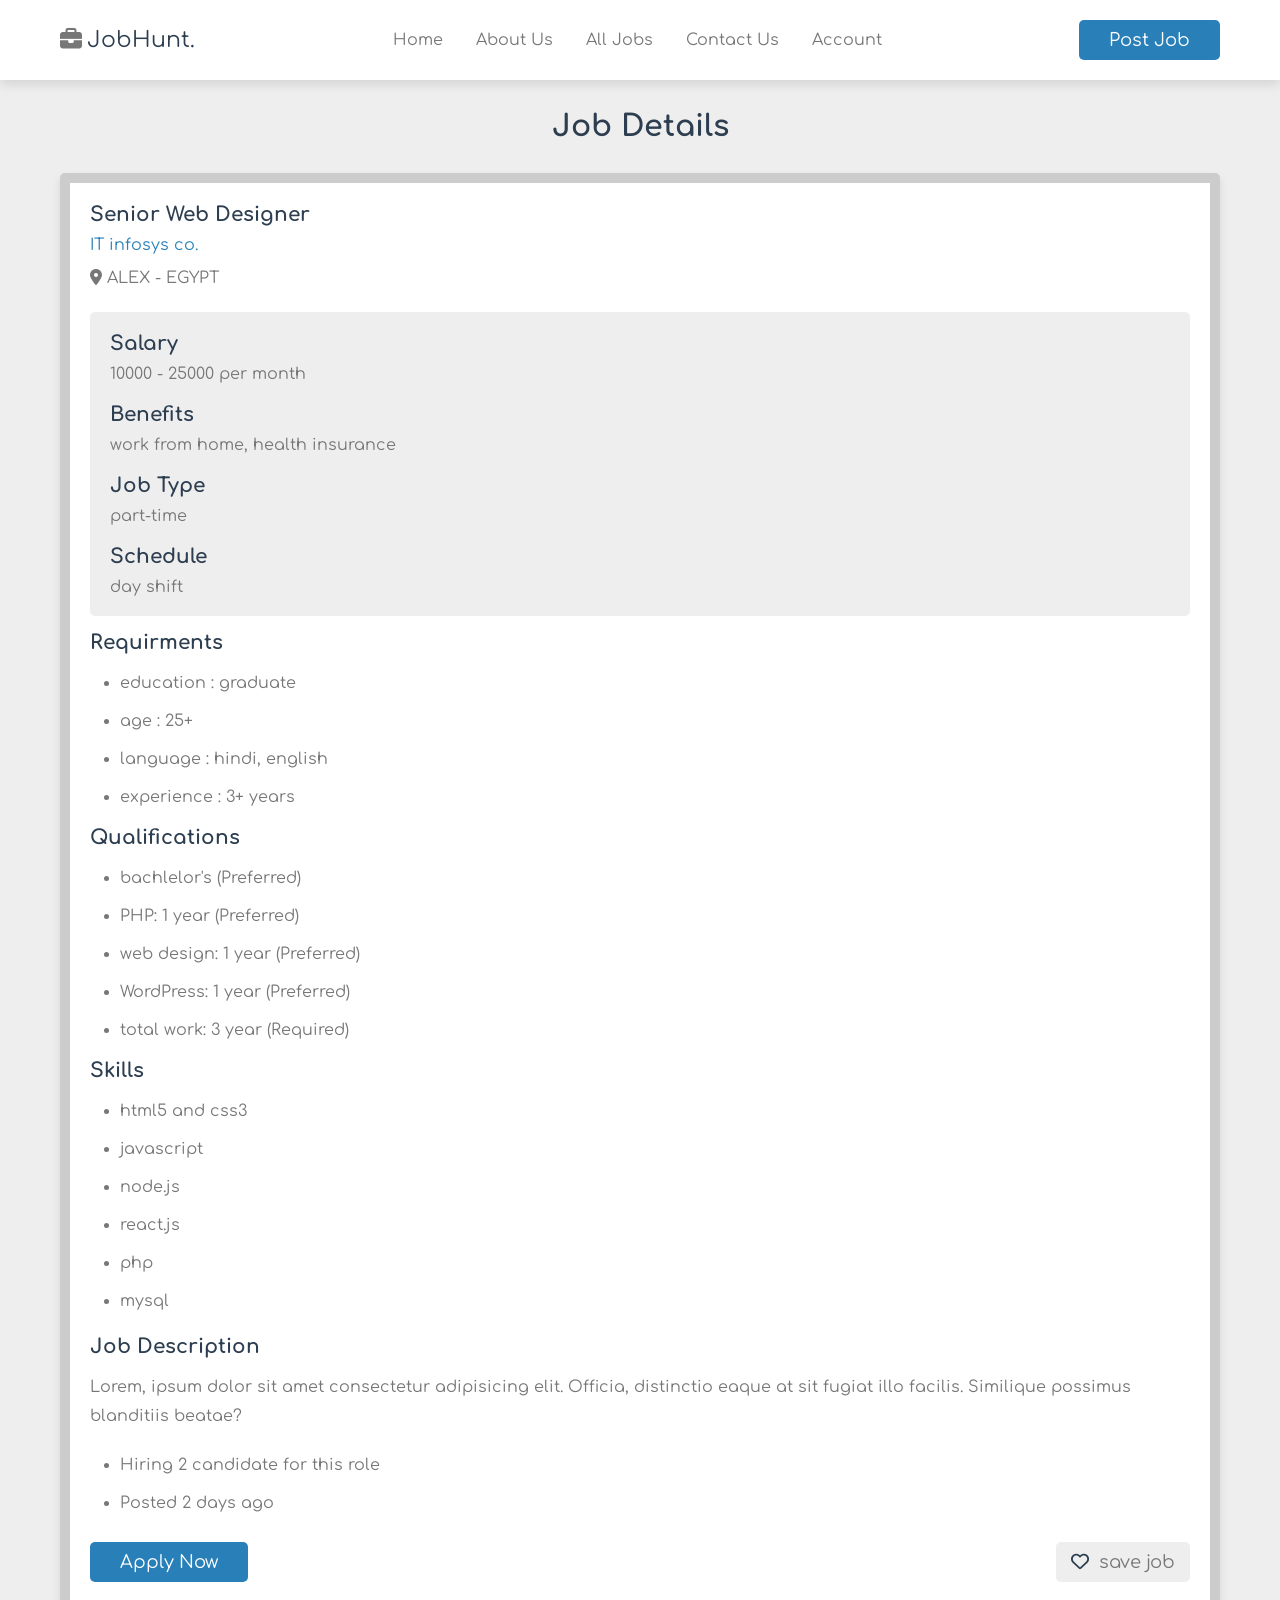
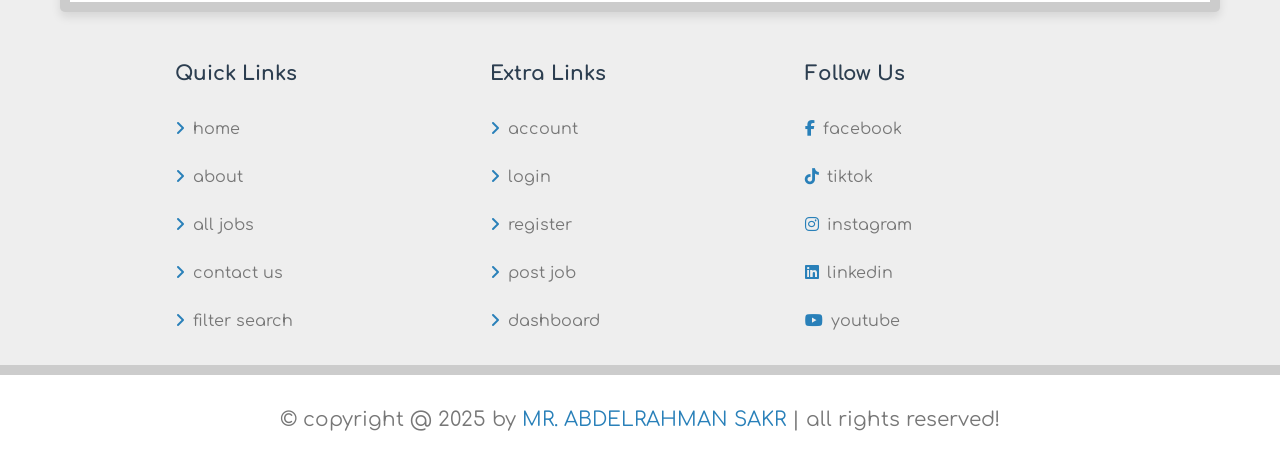
<file: view-job.html>
<!DOCTYPE html>
<html lang="en">
  <head>
    <meta charset="UTF-8" />
    <meta http-equiv="X-UA-Compatible" content="IE=edge" />
    <meta name="viewport" content="width=device-width, initial-scale=1.0" />
    <title>View Job</title>
    <!-- CUSTOM CSS FILE LINK -->
    <link rel="stylesheet" href="style.css" />
    <link
      rel="stylesheet"
      href="https://cdnjs.cloudflare.com/ajax/libs/font-awesome/6.4.0/css/all.min.css"
    />
  </head>
  <body>
    <!-- HEADER SECTION START -->
    <header class="header">
      <section class="flex">
        <div id="menu-btn" class="fas fa-bars-staggered"></div>
        <a href="index.html" class="logo"
          ><i class="fas fa-briefcase"></i>JobHunt.</a
        >
        <nav class="navbar">
          <a href="index.html">home</a>
          <a href="about.html">about us</a>
          <a href="jobs.html">all jobs</a>
          <a href="contact.html">contact us</a>
          <a href="login.html">account</a>
        </nav>
        <a href="#" class="btn" style="margin-top: 0">post job</a>
      </section>
    </header>
    <!-- HEADER SECTION END -->

    <!-- VIEW JOB SECTION START -->
    <section class="job-details">
      <h1 class="heading">job details</h1>
      <div class="details">
        <div class="job-info">
          <h3>senior web designer</h3>
          <a href="view-company.html">IT infosys co.</a>
          <p><i class="fas fa-map-marker-alt"></i> ALEX - EGYPT</p>
        </div>
        <div class="basic-details">
          <h3>salary</h3>
          <p>10000 - 25000 per month</p>
          <h3>benefits</h3>
          <p>work from home, health insurance</p>
          <h3>job type</h3>
          <p>part-time</p>
          <h3>schedule</h3>
          <p>day shift</p>
        </div>
        <ul>
          <h3>requirments</h3>
          <li>education : <span>graduate</span></li>
          <li>age : <span>25+</span></li>
          <li>language : <span>hindi, english</span></li>
          <li>experience : <span>3+ years</span></li>
        </ul>
        <ul>
          <h3>qualifications</h3>
          <li>bachlelor's (Preferred)</li>
          <li>PHP: 1 year (Preferred)</li>
          <li>web design: 1 year (Preferred)</li>
          <li>WordPress: 1 year (Preferred)</li>
          <li>total work: 3 year (Required)</li>
        </ul>
        <ul>
          <h3>skills</h3>
          <li>html5 and css3</li>
          <li>javascript</li>
          <li>node.js</li>
          <li>react.js</li>
          <li>php</li>
          <li>mysql</li>
        </ul>
        <div class="description">
          <h3>job description</h3>
          <p>
            Lorem, ipsum dolor sit amet consectetur adipisicing elit. Officia,
            distinctio eaque at sit fugiat illo facilis. Similique possimus
            blanditiis beatae?
          </p>
          <ul>
            <li>Hiring 2 candidate for this role</li>
            <li>Posted 2 days ago</li>
          </ul>
        </div>
        <form action="" method="post" class="flex-btn">
          <input type="submit" value="apply now" name="apply" class="btn" />
          <button type="submit" class="save">
            <i class="far fa-heart"></i> <span>save job</span>
          </button>
        </form>
      </div>
    </section>
    <!-- VIEW JOB SECTION END -->

    <!-- FOOTER SECTION START -->
    <footer class="footer">
      <section class="grid">
        <div class="box">
          <h3>quick links</h3>
          <a href="index.html"><i class="fas fa-angle-right"></i>home</a>
          <a href="about.html"><i class="fas fa-angle-right"></i>about</a>
          <a href="jobs.html"><i class="fas fa-angle-right"></i>all jobs</a>
          <a href="contact.html"
            ><i class="fas fa-angle-right"></i>contact us</a
          >
          <a href="#"><i class="fas fa-angle-right"></i>filter search</a>
        </div>

        <div class="box">
          <h3>extra links</h3>
          <a href="#"><i class="fas fa-angle-right"></i>account</a>
          <a href="login.html"><i class="fas fa-angle-right"></i>login</a>
          <a href="register.html"><i class="fas fa-angle-right"></i>register</a>
          <a href="#"><i class="fas fa-angle-right"></i>post job</a>
          <a href="#"><i class="fas fa-angle-right"></i>dashboard</a>
        </div>

        <div class="box">
          <h3>follow us</h3>
          <a href="https://www.facebook.com/abdelrahman.sakr.276667"><i class="fab fa-facebook-f"></i>facebook</a>
          <a href="https://www.tiktok.com/@abdelrahmansakr404"><i class="fab fa-tiktok"></i>tiktok</a>
          <a href="https://www.instagram.com/sakr69500/"><i class="fab fa-instagram"></i>instagram</a>
          <a href="https://www.linkedin.com/in/abdelrahman-sakr-9340b4318/"><i class="fab fa-linkedin"></i>linkedin</a>
          <a href="https://www.youtube.com/@abdelrahmansakr-d4x"><i class="fab fa-youtube"></i>youtube</a>
        </div>
      </section>
      <div class="credit">
        &copy; copyright @ 2025 by <span>MR. ABDELRAHMAN SAKR </span> | all
        rights reserved!
      </div>
    </footer>
    <!-- FOOTER SECTION END -->

    <!-- CUSTOM JS FILE LINK -->
    <script src="script.js"></script>
  </body>
</html>
</file>
<file: style.css>
/* FONT AWESOME CDN LINL */
@import url("https://cdnjs.cloudflare.com/ajax/libs/font-awesome/6.3.0/css/all.min.css");
/* GOOGLE FONTS CDN LINL */
@import url("https://fonts.googleapis.com/css2?family=Comfortaa:wght@300;400;500;600;700&display=swap");
:root {
  --main-color: #2980b9;
  --red: red;
  --light-color: #777;
  --light-bg: #eee;
  --black: #2c3e50;
  --white: #fff;
  --box-shadow: 0 0.5rem 1rem rgba(0, 0, 0, 0.1);
  --border: 1rem solid rgba(0, 0, 0, 0.2);
}
* {
  font-family: "Comfortaa", cursive;
  margin: 0;
  padding: 0;
  box-sizing: border-box;
  text-decoration: none;
  outline: none;
  border: none;
}
*::selection {
  background-color: var(--main-color);
  color: var(--white);
}
::-webkit-scrollbar {
  width: 1rem;
  height: 0.5rem;
}
::-webkit-scrollbar-track {
  background-color: transparent;
}
::-webkit-scrollbar-thumb {
  background-color: var(--main-color);
}
html {
  font-size: 62.5%;
  overflow-x: hidden;
  scroll-padding-top: 7rem;
  scroll-behavior: smooth;
}
body {
  background-color: var(--light-bg);
}
section {
  padding: 2rem;
  margin: 0 auto;
  max-width: 1200px;
}
.heading {
  text-align: center;
  margin-bottom: 2rem;
  font-size: 3rem;
  color: var(--black);
  text-transform: capitalize;
  padding: 1rem 0;
}
.section-title {
  border-top: 1rem solid var(--main-color);
  border-bottom: 1rem solid var(--main-color);
  background-color: var(--black);
  color: var(--white);
  text-align: center;
  padding: 6rem 2rem;
  font-size: 6rem;
  text-transform: capitalize;
}
.btn {
  display: inline-block;
  margin-top: 1rem;
  padding: 1rem 3rem;
  cursor: pointer;
  font-size: 1.8rem;
  color: var(--white);
  background-color: var(--main-color);
  border-radius: 0.5rem;
  text-transform: capitalize;
  text-align: center;
}
.btn:hover {
  background-color: var(--black);
}
.flex-btn {
  display: flex;
  align-items: center;
  justify-content: space-between;
  column-gap: 1rem;
  flex-wrap: wrap;
}
.header {
  position: sticky;
  top: 0;
  left: 0;
  right: 0;
  background-color: var(--white);
  box-shadow: var(--box-shadow);
  z-index: 1000;
}
.header .flex {
  position: relative;
  display: flex;
  align-items: center;
  justify-content: space-between;
}
#menu-btn {
  font-size: 2.7rem;
  color: var(--black);
  cursor: pointer;
  display: none;
}
.header .flex .logo {
  font-size: 2.2rem;
  color: var(--black);
}
.header .flex .logo i {
  margin-right: 0.5rem;
  color: var(--light-color);
}
.header .flex .navbar a {
  display: inline-block;
  padding: 1rem 1.5rem;
  font-size: 1.6rem;
  color: var(--light-color);
  border-radius: 0.5rem;
  text-transform: capitalize;
}
.header .flex .navbar a:hover {
  background-color: var(--main-color);
  color: var(--white);
}
.home-container {
  background: url(images/home-bg.jpg), rgba(0, 0, 0, 0.7) no-repeat;
  background-size: cover;
  background-position: center;
  background-attachment: fixed;
  background-blend-mode: color;
}
.home-container .home {
  min-height: 80vh;
  display: flex;
  align-items: center;
  justify-content: center;
}
.home-container .home form {
  background-color: var(--white);
  width: 50rem;
  border-radius: 0.5rem;
  padding: 2rem;
  text-align: center;
}
.home-container .home form h3 {
  font-size: 2.5rem;
  color: var(--black);
  margin-bottom: 1rem;
  text-transform: capitalize;
}
.home-container .home form p {
  text-align: left;
  font-size: 1.6rem;
  color: var(--light-color);
  padding-top: 1rem;
}
.home-container .home form p span {
  color: var(--red);
}
.home-container .home form .input {
  width: 100%;
  border-radius: 0.5rem;
  margin: 1rem 0;
  background-color: var(--light-bg);
  padding: 1.4rem;
  font-size: 1.8rem;
  color: var(--black);
}
.category .box-container {
  display: grid;
  grid-template-columns: repeat(auto-fit, 25rem);
  justify-content: center;
  align-items: flex-start;
  gap: 1.5rem;
}
.category .box-container .box {
  border-radius: 0.5rem;
  box-shadow: var(--box-shadow);
  border: var(--border);
  padding: 2rem;
  background: var(--white);
  display: flex;
  align-items: center;
  gap: 2rem;
}
.category .box-container .box i {
  height: 4.5rem;
  width: 5rem;
  line-height: 4.5rem;
  font-size: 1.8rem;
  color: var(--black);
  border-radius: 0.5rem;
  background-color: var(--light-bg);
  text-align: center;
}
.category .box-container .box h3 {
  font-size: 1.8rem;
  text-transform: capitalize;
  color: var(--black);
  padding-bottom: 0.5rem;
}
.category .box-container .box span {
  color: var(--light-color);
  font-size: 1.6rem;
}
.category .box-container .box:hover {
  background-color: var(--black);
}
.category .box-container .box:hover h3 {
  color: var(--white);
}
.category .box-container .box:hover span {
  color: var(--white);
}
.category .box-container .box:hover i {
  background-color: var(--white);
}
.jobs-container .box-container {
  display: grid;
  grid-template-columns: repeat(auto-fit, 35rem);
  gap: 1.5rem;
  align-items: flex-start;
  justify-content: center;
}
.jobs-container .box-container .box {
  background-color: var(--white);
  border-radius: 0.5rem;
  border: var(--border);
  padding: 2rem;
  box-shadow: var(--box-shadow);
  overflow-x: hidden;
}
.jobs-container .box-container .box .company {
  display: flex;
  align-items: center;
  gap: 1.5rem;
  margin-bottom: 1.5rem;
}
.jobs-container .box-container .box .company img {
  height: 6rem;
  width: 6rem;
  object-fit: contain;
}
.jobs-container .box-container .box .company h3 {
  font-size: 1.8rem;
  color: var(--black);
  text-overflow: ellipsis;
  overflow-x: hidden;
  text-transform: capitalize;
  padding-bottom: 0.5rem;
}
.jobs-container .box-container .box .company span {
  color: var(--light-color);
  font-size: 1.6rem;
}
.jobs-container .box-container .box .job-title {
  font-size: 2rem;
  color: var(--black);
  text-transform: capitalize;
  overflow-x: hidden;
  text-overflow: ellipsis;
}
.jobs-container .box-container .box .location {
  padding: 0.7rem 0;
  font-size: 1.6rem;
  color: var(--light-color);
}
.jobs-container .box-container .box .location i {
  margin-right: 0.3rem;
  color: var(--main-color);
}
.jobs-container .box-container .box .tags {
  display: flex;
  flex-wrap: wrap;
  gap: 1rem;
  margin: 1.2rem 0;
}
.jobs-container .box-container .box .tags p {
  padding: 1.2rem;
  border-radius: 0.5rem;
  background-color: var(--light-bg);
  font-size: 1.6rem;
  color: var(--light-color);
}
.jobs-container .box-container .box .tags p i {
  margin-right: 0.5rem;
  color: var(--black);
}
.jobs-container .box-container .box .fa-heart {
  background-color: var(--light-bg);
  border-radius: 0.5rem;
  color: var(--light-color);
  font-size: 1.8rem;
  cursor: pointer;
  height: 4rem;
  width: 4.5rem;
  line-height: 4rem;
}
.jobs-container .box-container .box .fa-heart:hover {
  background-color: var(--black);
  color: var(--white);
}
.about img {
  width: 100%;
  margin-bottom: 1.5rem;
}
.about .box {
  background-color: var(--white);
  border-radius: 0.5rem;
  border: var(--border);
  padding: 2rem;
  box-shadow: var(--box-shadow);
}
.about .box h3 {
  font-size: 2.5rem;
  color: var(--black);
  margin-bottom: 1rem;
  text-transform: capitalize;
}
.about .box p {
  padding: 1rem 0;
  line-height: 1.8;
  color: var(--light-color);
  font-size: 1.6rem;
}
.reviews .box-container {
  display: grid;
  grid-template-columns: repeat(auto-fit, 35rem);
  gap: 1.5rem;
  align-items: flex-start;
  justify-content: center;
}
.reviews .box-container .box {
  background-color: var(--white);
  box-shadow: var(--box-shadow);
  border: var(--border);
  border-radius: 0.5rem;
  padding: 2rem;
}
.reviews .box-container .box .stars {
  margin-bottom: 1.5rem;
}
.reviews .box-container .box .stars i {
  color: var(--main-color);
  font-size: 1.8rem;
}
.reviews .box-container .box .title {
  text-transform: capitalize;
  font-size: 2rem;
  color: var(--black);
  text-align: right;
}
.reviews .box-container .box p {
  text-align: right;
  font-size: 1.6rem;
  color: var(--light-color);
  padding: 1rem 0;
  line-height: 1.8;
}
.reviews .box-container .box .user {
  display: flex;
  gap: 1.5rem;
  margin-top: 1rem;
  align-items: center;
}
.reviews .box-container .box .user img {
  height: 6rem;
  width: 6rem;
  border-radius: 50%;
  object-fit: cover;
}
.reviews .box-container .box .user h3 {
  font-size: 2rem;
  color: var(--black);
  margin-bottom: 0.5rem;
  text-transform: capitalize;
}
.reviews .box-container .box .user span {
  color: var(--light-color);
  font-size: 1.6rem;
}
.job-filter form {
  background-color: var(--white);
  box-shadow: var(--box-shadow);
  border: var(--border);
  border-radius: 0.5rem;
  padding: 2rem;
}
.job-filter form .flex {
  display: flex;
  flex-wrap: wrap;
  column-gap: 1rem;
}
.job-filter form .flex .box {
  flex: 1 1 40rem;
}
.job-filter form .flex .box p {
  font-size: 1.6rem;
  color: var(--light-color);
}
.job-filter form .flex .box p span {
  color: var(--red);
}
.job-filter form .flex .box .input {
  width: 100%;
  border-radius: 0.5rem;
  padding: 1.4rem;
  color: var(--black);
  margin: 1rem 0;
  background-color: var(--light-bg);
  font-size: 1.8rem;
}
.job-filter form .dropdown-container {
  margin-top: 1rem;
  display: flex;
  flex-wrap: wrap;
  gap: 1rem;
}
.job-filter form .dropdown-container .dropdown {
  flex: 1 1 20rem;
  position: relative;
}
.job-filter form .dropdown-container .dropdown .output {
  width: 100%;
  background: var(--light-bg);
  border-radius: 0.5rem;
  padding: 1.4rem;
  font-size: 1.8rem;
  color: var(--black);
  text-align: center;
  user-select: none;
  cursor: pointer;
}
.job-filter form .dropdown-container .dropdown .output:placeholder-shown {
  text-transform: capitalize;
}
.job-filter form .dropdown-container .dropdown .lists {
  position: absolute;
  top: 100%;
  left: 0;
  right: 0;
  background-color: var(--white);
  padding: 1rem;
  border-radius: 0.5rem;
  background-color: var(--white);
  border: var(--border);
  box-shadow: var(--box-shadow);
  z-index: 10;
  transform: scaleY(0);
  transform-origin: top;
}
.job-filter form .dropdown-container .dropdown .lists .items {
  padding: 1.2rem 1.4rem;
  border-radius: 0.5rem;
  font-size: 1.8rem;
  color: var(--black);
  cursor: pointer;
}
.job-filter form .dropdown-container .dropdown .lists .items:hover {
  background-color: var(--light-bg);
}
.job-filter form .dropdown-container .dropdown .lists:hover,
.job-filter form .dropdown-container .dropdown:hover .lists,
.job-filter form .dropdown-container .dropdown .output:focus + .lists,
.job-filter form .dropdown-container .dropdown .output:focus-within + .lists {
  transform: scaleY(1);
  transition: 0.2s linear;
}
.job-details .details {
  background-color: var(--white);
  border-radius: 0.5rem;
  border: var(--border);
  padding: 2rem;
  box-shadow: var(--box-shadow);
  overflow-x: hidden;
}
.job-details .details h3 {
  margin-bottom: 1rem;
  font-size: 2rem;
  color: var(--black);
  text-transform: capitalize;
  overflow-x: hidden;
  text-overflow: ellipsis;
}
.job-details .details .job-info a {
  display: block;
  font-size: 1.6rem;
  color: var(--main-color);
  margin: 0.5rem 0;
}
.job-details .details .job-info a:hover {
  text-decoration: underline;
}
.job-details .details .job-info p {
  padding: 1rem 0;
  font-size: 1.6rem;
  color: var(--light-color);
}
.job-details .details .basic-details {
  background-color: var(--light-bg);
  margin: 1.5rem 0;
  border-radius: 0.5rem;
  padding: 2rem;
  padding-bottom: 0;
}
.job-details .details .basic-details p {
  color: var(--light-color);
  padding-bottom: 2rem;
  font-size: 1.6rem;
}
.job-details .details ul {
  margin: 1rem 0;
}
.job-details .details ul li {
  padding: 1rem 0;
  font-size: 1.6rem;
  color: var(--light-color);
  margin-left: 3rem;
}
.job-details .details .description {
  margin-top: 1.5rem;
}
.job-details .details .description p {
  font-size: 1.6rem;
  color: var(--light-color);
  line-height: 1.8;
  padding: 0.5rem 0;
}
.job-details .details .save {
  background-color: var(--light-bg);
  border-radius: 0.5rem;
  padding: 1rem 1.5rem;
  cursor: pointer;
  font-size: 1.8rem;
  margin-top: 1rem;
}
.job-details .details .save:hover {
  background-color: var(--black);
}
.job-details .details .save i {
  margin-right: 0.5rem;
  color: var(--black);
}
.job-details .details .save span {
  color: var(--light-color);
}
.job-details .details .save:hover i {
  color: var(--white);
}
.job-details .details .save:hover span {
  color: var(--white);
}
.view-company .details {
  background-color: var(--white);
  box-shadow: var(--box-shadow);
  border: var(--border);
  border-radius: 0.5rem;
  background-color: var(--white);
  padding: 2rem;
}
.view-company .details .info {
  max-width: 30rem;
  margin: 0 auto;
  border-radius: 0.5rem;
  background-color: var(--light-bg);
  padding: 3rem 2rem;
  text-align: center;
}
.view-company .details .info img {
  height: 10rem;
  width: 10rem;
  object-fit: contain;
  margin-bottom: 1rem;
}
.view-company .details .info h3 {
  padding: 1.5rem 0;
  font-size: 2rem;
  color: var(--black);
}
.view-company .details .info p {
  font-size: 1.6rem;
  color: var(--light-color);
}
.view-company .details .description {
  margin-top: 2rem;
}
.view-company .details .description h3 {
  font-size: 2.5rem;
  color: var(--black);
  padding: 1rem 0;
  text-transform: capitalize;
}
.view-company .details .description p {
  padding: 0.5rem 0;
  font-size: 1.6rem;
  color: var(--light-color);
  line-height: 1.8;
}
.view-company .details ul li {
  margin-left: 3rem;
  font-size: 1.6rem;
  color: var(--light-color);
  padding-top: 1.5rem;
}
.contact .box-container {
  display: flex;
  grid-template-columns: repeat(auto-fit, 35rem);
  gap: 1.5rem;
  align-items: flex-start;
  justify-content: center;
}
.contact .box-container .box {
  background-color: var(--white);
  border: var(--border);
  border-radius: 0.5rem;
  box-shadow: var(--box-shadow);
  padding: 3rem 2rem;
  text-align: center;
}
.contact .box-container .box i {
  height: 4.5rem;
  width: 5rem;
  line-height: 4.5rem;
  font-size: 2rem;
  color: var(--white);
  background-color: var(--black);
  border-radius: 0.5rem;
  margin-bottom: 2rem;
}
.contact .box-container .box a {
  display: block;
  padding-top: 0.5rem;
  font-size: 1.6rem;
  color: var(--light-color);
  line-height: 1.5;
}
.contact form {
  margin-top: 2rem;
  background-color: var(--white);
  border: var(--border);
  border-radius: 0.5rem;
  box-shadow: var(--box-shadow);
  padding: 2rem;
  text-align: center;
}
.contact form h3 {
  font-size: 2.5rem;
  color: var(--black);
  text-transform: capitalize;
  margin-bottom: 1rem;
}
.contact form .flex {
  display: flex;
  flex-wrap: wrap;
  column-gap: 1rem;
}
.contact form .flex .box {
  flex: 1 1 40rem;
}
.contact form .input {
  width: 100%;
  border-radius: 0.5rem;
  padding: 1.4rem;
  color: var(--black);
  font-size: 1.8rem;
  background-color: var(--light-bg);
  margin: 1rem 0;
}
.contact form p {
  text-align: left;
  font-size: 1.6rem;
  padding-top: 1rem;
  color: var(--light-color);
}
.contact form p span {
  color: var(--red);
}
.account-form-container {
  background: url(images/account-bg.jpg), rgba(0, 0, 0, 0.7) no-repeat;
  background-size: cover;
  background-position: center;
  background-attachment: fixed;
  background-blend-mode: color;
}
.account-form-container .account-form {
  min-height: 80vh;
  display: flex;
  align-items: center;
  justify-content: center;
}
.account-form-container .account-form form {
  background-color: var(--white);
  border-radius: 0.5rem;
  padding: 3rem 2rem;
  width: 50rem;
  text-align: center;
}
.account-form-container .account-form form h3 {
  font-size: 2.5rem;
  color: var(--black);
  text-transform: capitalize;
  margin-bottom: 1rem;
}
.account-form-container .account-form form .input {
  width: 100%;
  margin: 1rem 0;
  font-size: 1.8rem;
  padding: 1.4rem;
  background-color: var(--light-bg);
  border-radius: 0.5rem;
}
.account-form-container .account-form form p {
  padding: 1rem 0;
  font-size: 1.6rem;
  color: var(--light-color);
}
.account-form-container .account-form form p a {
  color: var(--main-color);
}
.account-form-container .account-form form p a:hover {
  color: var(--black);
  text-decoration: underline;
}

.footer .grid {
  display: grid;
  grid-template-columns: repeat(auto-fit, 30rem);
  gap: 1.5rem;
  justify-content: center;
  align-items: flex-start;
}
.footer .grid .box h3 {
  font-size: 2rem;
  color: var(--black);
  margin: 1rem 0;
  padding-bottom: 1rem;
  text-transform: capitalize;
}
.footer .grid .box a {
  display: block;
  padding: 1.5rem 0;
  font-size: 1.6rem;
  color: var(--light-color);
}
.footer .grid .box a i {
  color: var(--main-color);
  margin-right: 0.8rem;
  transition: 0.2s linear;
}
.footer .grid .box a:hover i {
  margin-right: 2rem;
}
.footer .credit {
  text-align: center;
  padding: 3rem 2rem;
  border-top: var(--border);
  background-color: var(--white);
  font-size: 2rem;
  color: var(--light-color);
  line-height: 1.5;
}
.footer .credit span {
  color: var(--main-color);
  text-transform: capitalize;
}

/* MEDIA QUERIES */
@media (max-width: 991px) {
  html {
    font-size: 55%;
  }
  .section-title {
    font-size: 5rem;
  }
}

@media (max-width: 768px) {
  #menu-btn {
    display: inline-block;
  }
  .header .flex .navbar {
    position: absolute;
    top: 99%;
    left: 0;
    right: 0;
    border-top: var(--border);
    background-color: var(--white);
    padding: 1rem 0.5rem;
    clip-path: polygon(0 0, 100% 0, 100% 0, 0 0);
    transition: 0.2s linear;
  }
  .header .flex .navbar.active {
    clip-path: polygon(0 0, 100% 0, 100% 100%, 0 100%);
  }
  .header .flex .navbar a {
    display: block;
    padding: 1.5rem 2rem;
  }
  .category .box-container {
    grid-template-columns: repeat(auto-fit, 16.5rem);
  }
  .category .box-container .box {
    flex-flow: column;
    text-align: center;
  }
  .section-title {
    font-size: 4rem;
    padding: 4rem 2rem;
  }
}

@media (max-width: 450px) {
  html {
    font-size: 50%;
  }
  .section-title {
    font-size: 3.5rem;
  }
}
</file>
